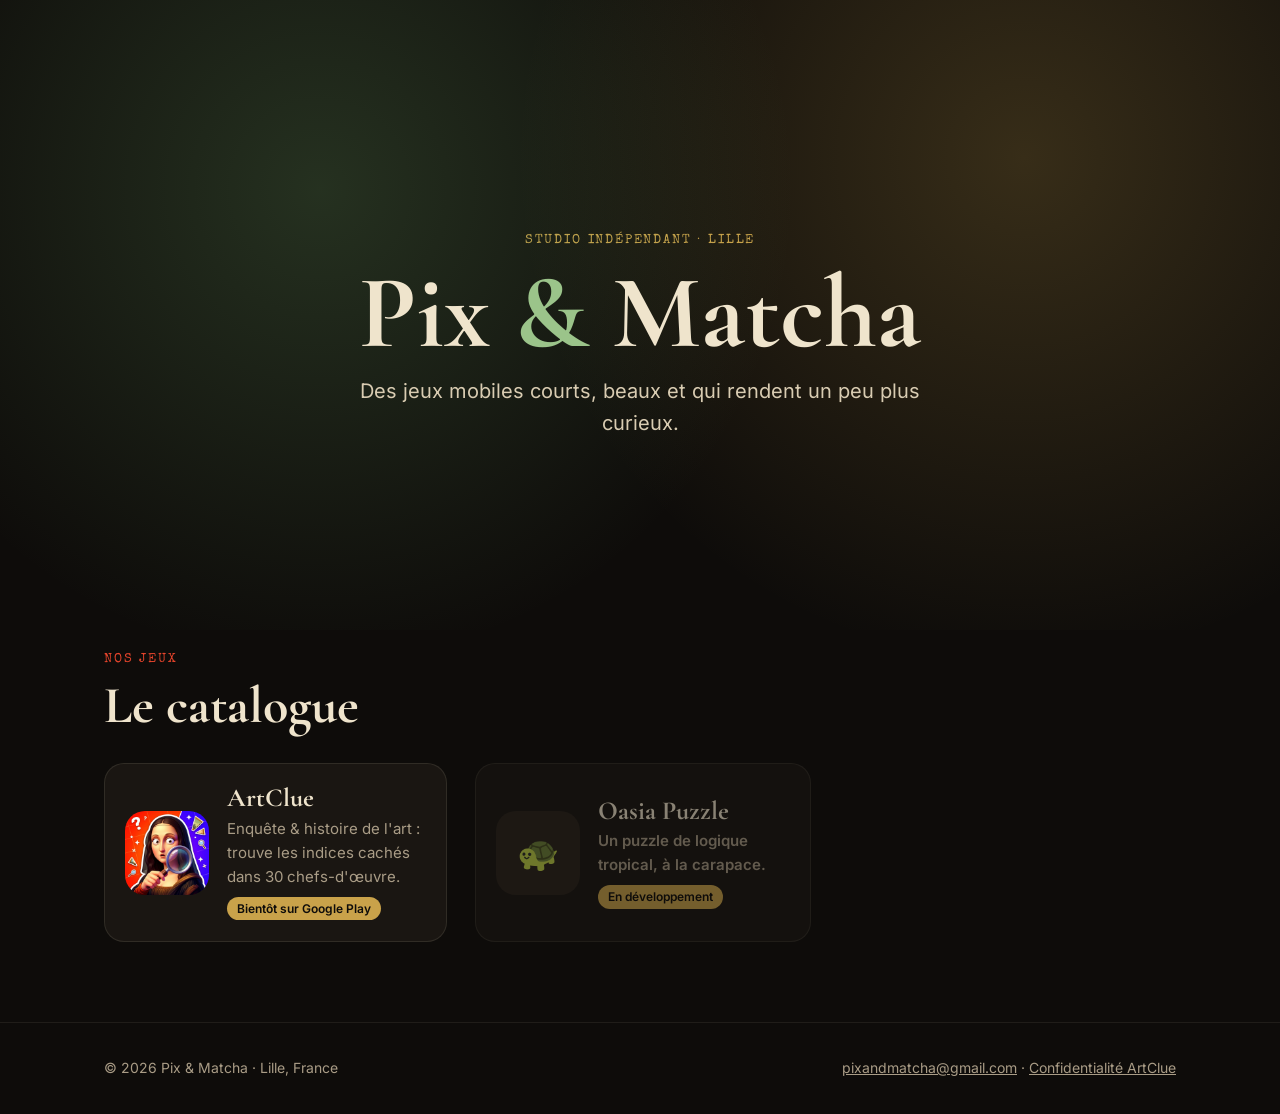
<file: index.html>
<!DOCTYPE html>
<html lang="fr">
<head>
<meta charset="utf-8">
<meta name="viewport" content="width=device-width, initial-scale=1">
<title>Pix &amp; Matcha — studio de jeux mobiles</title>
<meta name="description" content="Pix & Matcha, studio indépendant de jeux mobiles basé à Lille. Des jeux courts, beaux et qui rendent un peu plus curieux.">
<meta name="theme-color" content="#0e0c0a">
<link rel="icon" href="artclue/favicon.png" type="image/png">
<link rel="stylesheet" href="artclue/style.css">
<style>
.studio{min-height:70vh;display:grid;place-items:center;text-align:center;padding:80px 0 40px;position:relative;overflow:hidden}
.studio::before{content:"";position:absolute;inset:0;background:radial-gradient(circle at 25% 30%,rgba(120,180,110,.22),transparent 45%),radial-gradient(circle at 80% 25%,rgba(201,162,74,.22),transparent 45%);pointer-events:none}
.studio h1{position:relative;font-family:"Cormorant Garamond",Georgia,serif;font-size:clamp(52px,9vw,104px);line-height:.95;margin:12px 0}
.studio h1 span{color:#9bc48a}
.studio p{position:relative;color:#d9ccb2;font-size:20px;max-width:560px;margin:0 auto}
.games{display:grid;grid-template-columns:repeat(auto-fill,minmax(280px,1fr));gap:22px;margin-top:30px}
.game{display:flex;gap:18px;align-items:center;background:var(--ink2);border:1px solid rgba(239,228,204,.1);border-radius:20px;padding:20px;text-decoration:none;color:var(--paper);transition:transform .15s,border-color .15s}
.game:hover{transform:translateY(-3px);border-color:rgba(201,162,74,.5)}
.game img{width:84px;height:84px;border-radius:20px;flex:none}
.game h3{font-family:"Cormorant Garamond";font-size:26px;margin:0 0 4px;line-height:1.1}
.game p{margin:0;color:var(--muted);font-size:15px}
.game .tag{display:inline-block;margin-top:8px;font-size:12px;font-weight:600;color:var(--ink);background:var(--gold);border-radius:20px;padding:2px 10px}
.game.soon{opacity:.55;pointer-events:none}
.game.soon .ph{width:84px;height:84px;border-radius:20px;flex:none;display:grid;place-items:center;font-size:34px;background:#2a231c}
</style>
</head>
<body>
<header class="studio">
  <div class="wrap">
    <div class="type" style="color:var(--gold)">Studio indépendant · Lille</div>
    <h1>Pix <span>&amp;</span> Matcha</h1>
    <p>Des jeux mobiles courts, beaux et qui rendent un peu plus curieux.</p>
  </div>
</header>

<section style="padding-top:20px">
  <div class="wrap">
    <div class="type kicker">Nos jeux</div>
    <h2>Le catalogue</h2>
    <div class="games">
      <a class="game" href="artclue/">
        <img src="artclue/icon.png" alt="Icône ArtClue">
        <div><h3>ArtClue</h3><p>Enquête &amp; histoire de l'art : trouve les indices cachés dans 30 chefs-d'œuvre.</p><span class="tag">Bientôt sur Google Play</span></div>
      </a>
      <div class="game soon"><div class="ph">🐢</div><div><h3>Oasia Puzzle</h3><p>Un puzzle de logique tropical, à la carapace.</p><span class="tag">En développement</span></div></div>
    </div>
  </div>
</section>

<footer>
  <div class="wrap">
    <span>© 2026 Pix &amp; Matcha · Lille, France</span>
    <span><a href="mailto:pixandmatcha@gmail.com">pixandmatcha@gmail.com</a> · <a href="artclue/privacy.html">Confidentialité ArtClue</a></span>
  </div>
</footer>
</body>
</html>
</file>
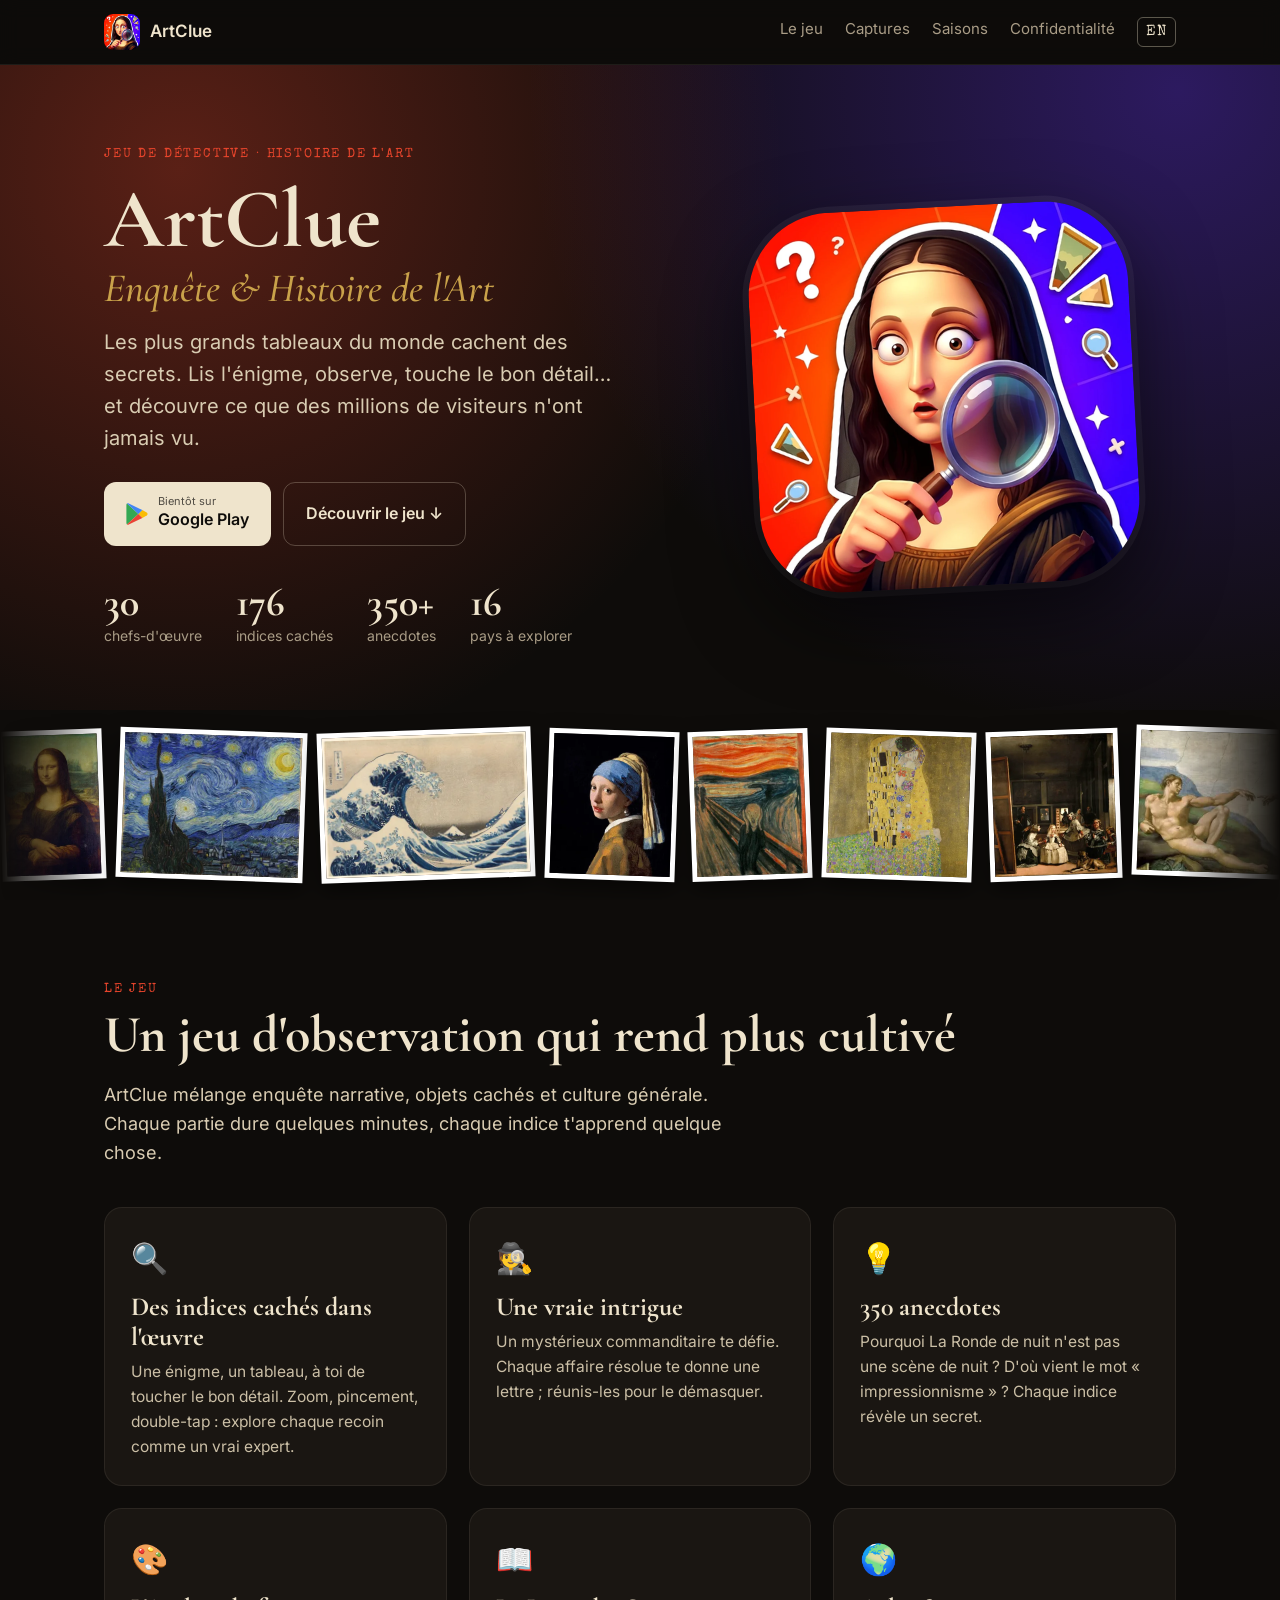
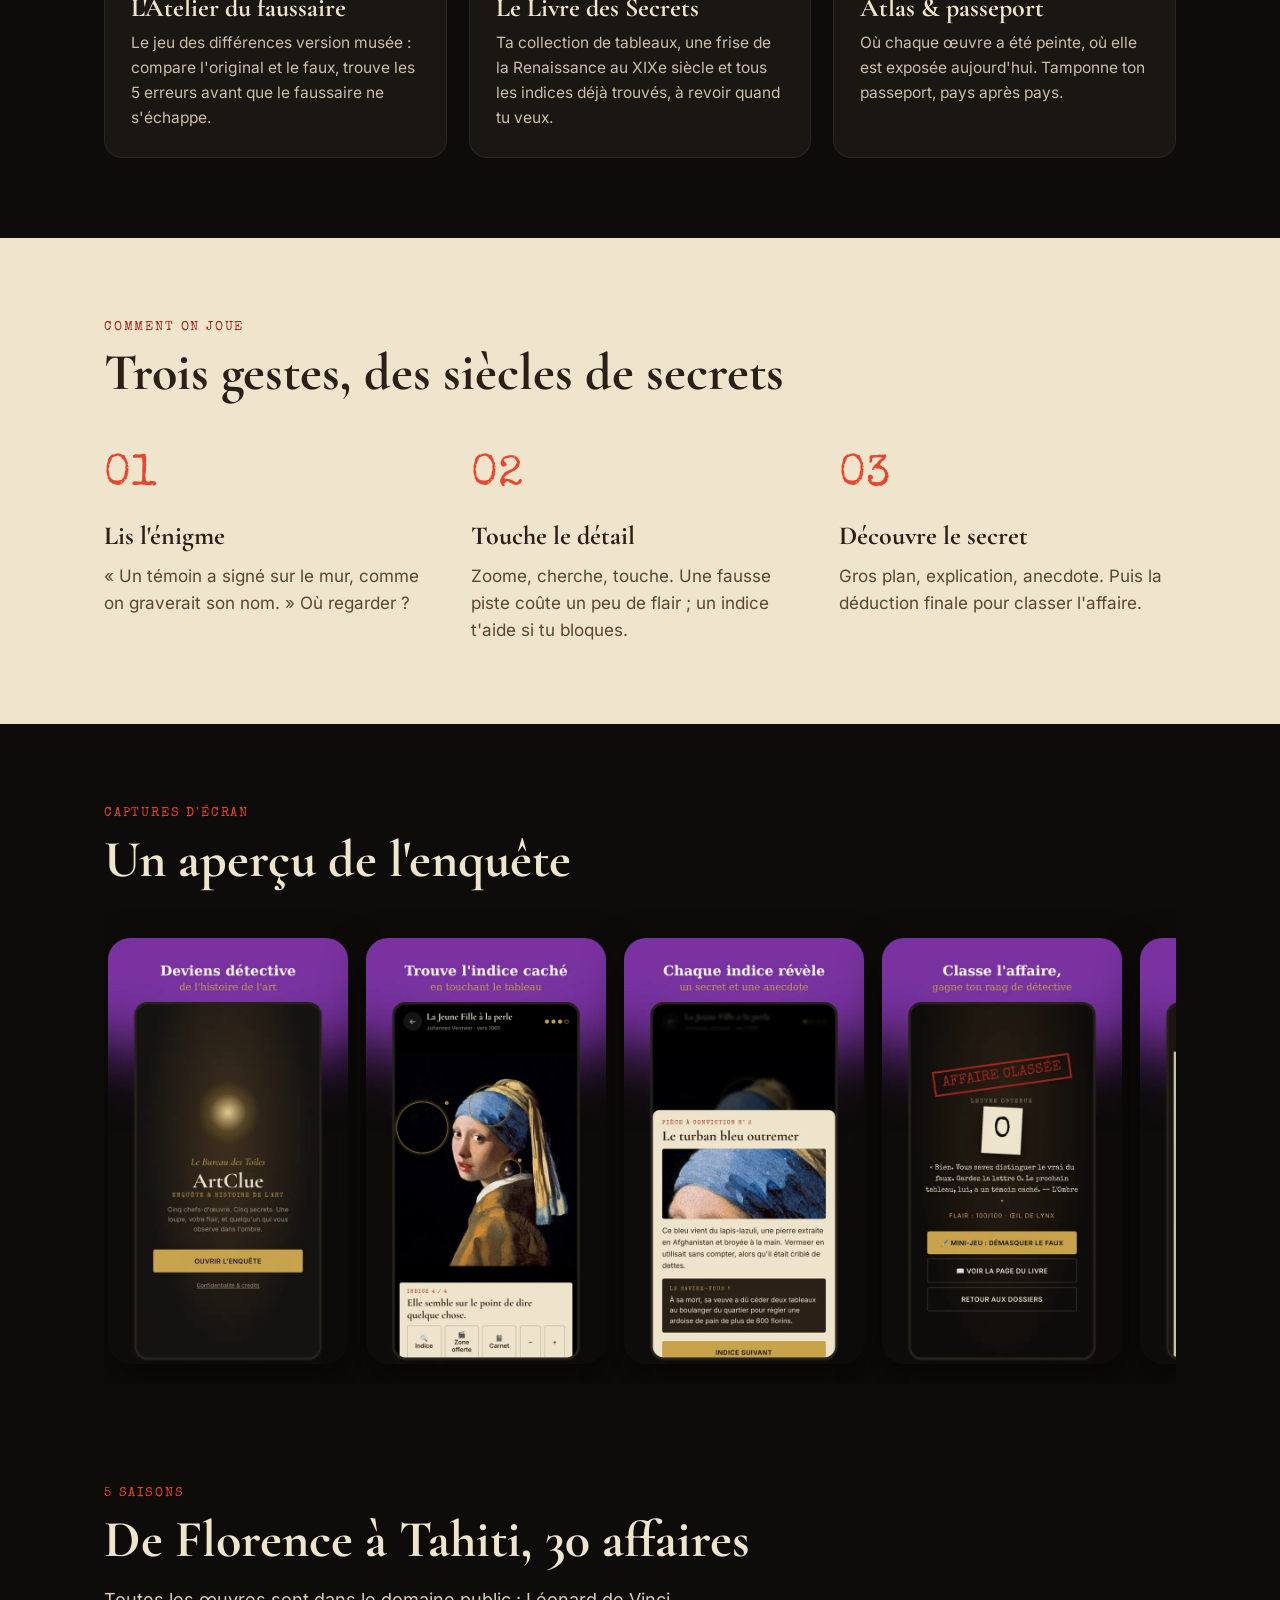
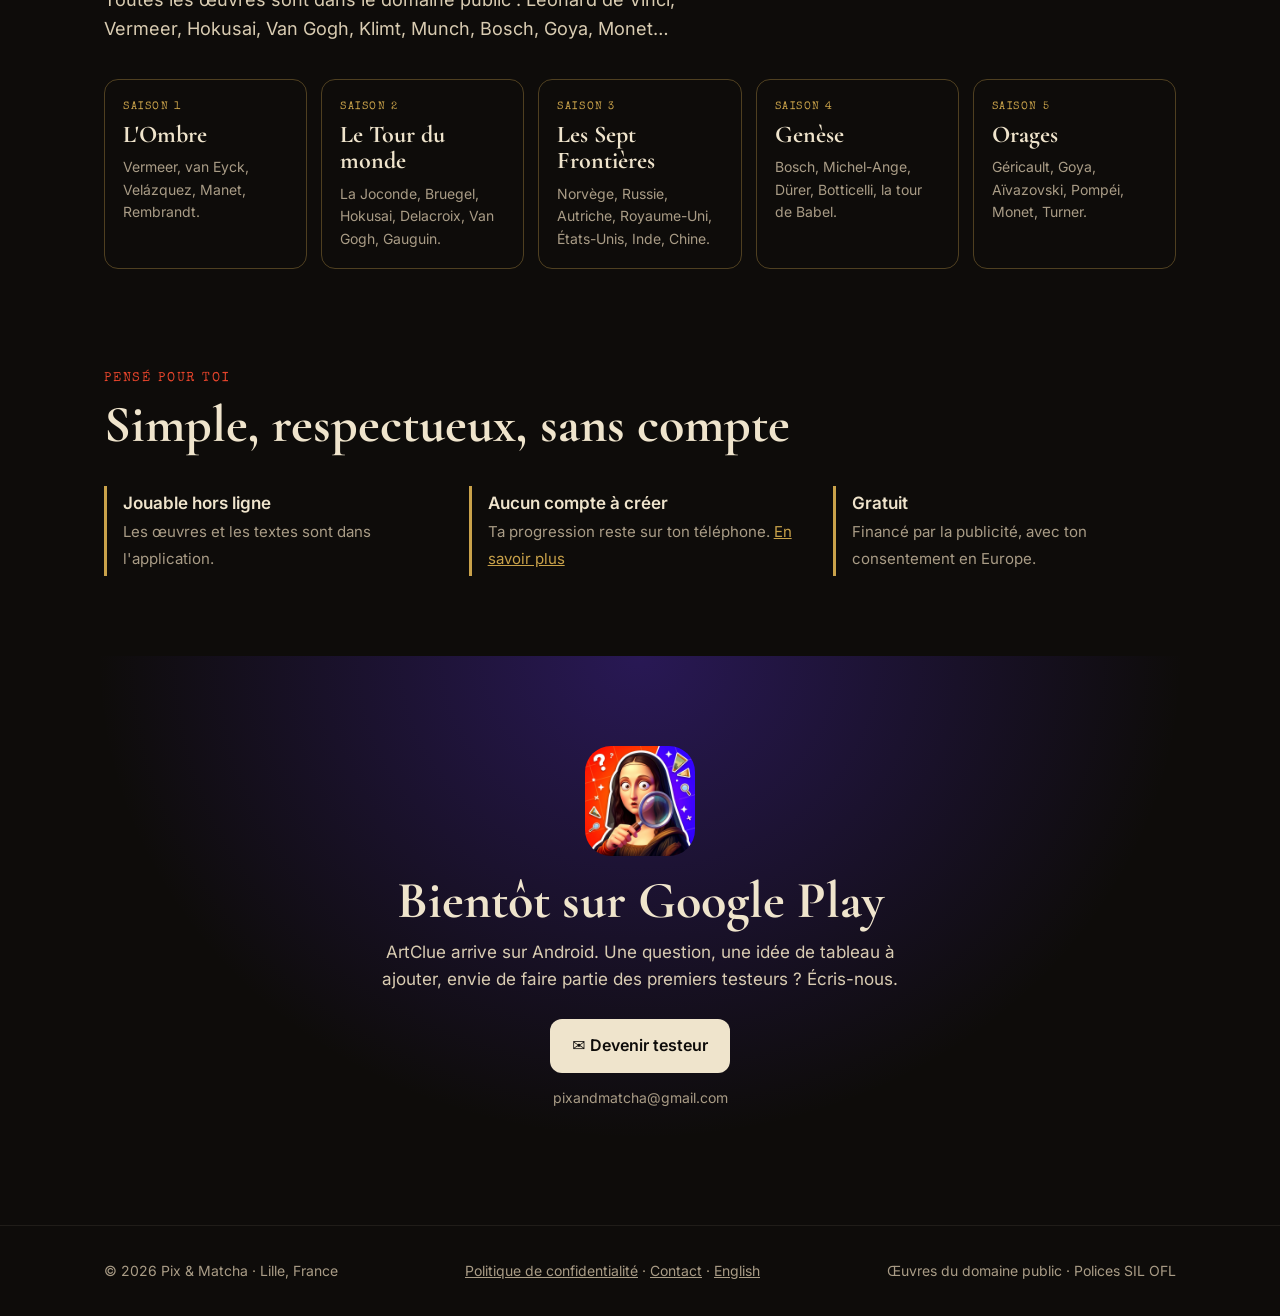
<file: artclue/index.html>
<!DOCTYPE html>
<html lang="fr">
<head>
<meta charset="utf-8">
<meta name="viewport" content="width=device-width, initial-scale=1">
<title>ArtClue : Enquête &amp; Histoire de l'Art — jeu de détective sur les chefs-d'œuvre</title>
<meta name="description" content="ArtClue, le jeu de détective où l'on cherche les indices cachés dans 30 chefs-d'œuvre : La Joconde, La Nuit étoilée, La Grande Vague… 176 indices, 350 anecdotes, un jeu des différences. Gratuit sur Android.">
<meta name="theme-color" content="#0e0c0a">
<link rel="icon" href="favicon.png" type="image/png">
<link rel="apple-touch-icon" href="icon.png">
<link rel="canonical" href="https://pandakota59.github.io/pix-matcha/artclue/">
<link rel="alternate" hreflang="fr" href="https://pandakota59.github.io/pix-matcha/artclue/">
<link rel="alternate" hreflang="en" href="https://pandakota59.github.io/pix-matcha/artclue/en/">
<link rel="alternate" hreflang="x-default" href="https://pandakota59.github.io/pix-matcha/artclue/en/">
<meta property="og:type" content="website">
<meta property="og:title" content="ArtClue : Enquête & Histoire de l'Art">
<meta property="og:description" content="Deviens détective de l'histoire de l'art : trouve les indices cachés dans 30 chefs-d'œuvre.">
<meta property="og:image" content="https://pandakota59.github.io/pix-matcha/artclue/img/og.jpg">
<meta property="og:url" content="https://pandakota59.github.io/pix-matcha/artclue/">
<meta property="og:locale" content="fr_FR">
<meta property="og:locale:alternate" content="en_US">
<meta name="twitter:card" content="summary_large_image">
<link rel="stylesheet" href="style.css">
<script type="application/ld+json">
{"@context":"https://schema.org","@type":"MobileApplication","name":"ArtClue : Enquête & Histoire de l'Art","operatingSystem":"Android","applicationCategory":"GameApplication","genre":["Puzzle","Éducatif"],"inLanguage":["fr","en"],"offers":{"@type":"Offer","price":"0","priceCurrency":"EUR"},"publisher":{"@type":"Organization","name":"Pix & Matcha","email":"pixandmatcha@gmail.com"},"image":"https://pandakota59.github.io/pix-matcha/artclue/icon.png"}
</script>
</head>
<body>

<nav>
  <div class="wrap">
    <a class="brand" href="#"><img src="icon.png" alt="">ArtClue</a>
    <div class="links">
      <a href="#jeu">Le jeu</a>
      <a href="#captures">Captures</a>
      <a href="#saisons">Saisons</a>
      <a href="privacy.html">Confidentialité</a>
      <a class="cta-small" href="en/" hreflang="en" lang="en" title="English version">EN</a>
    </div>
  </div>
</nav>

<header class="hero">
  <div class="wrap">
    <div>
      <div class="type kicker">Jeu de détective · Histoire de l'art</div>
      <h1 class="serif">ArtClue<em>Enquête &amp; Histoire de l'Art</em></h1>
      <p class="lead">Les plus grands tableaux du monde cachent des secrets. Lis l'énigme, observe, touche le bon détail… et découvre ce que des millions de visiteurs n'ont jamais vu.</p>
      <div class="ctas">
        <a class="btn play" href="#bientot" aria-label="Bientôt disponible sur Google Play">
          <svg width="22" height="24" viewBox="0 0 22 24" aria-hidden="true"><path fill="#34a853" d="M1 1.5 12.4 12 1 22.5c-.4-.3-.6-.8-.6-1.4V2.9c0-.6.2-1.1.6-1.4z"/><path fill="#fbbc04" d="m16.3 8.1-3.9 3.9 3.9 3.9 4.4-2.5c1.2-.7 1.2-2.1 0-2.8z"/><path fill="#ea4335" d="M12.4 12 1 22.5c.4.4 1.1.4 1.8 0l13.5-6.6z"/><path fill="#4285f4" d="M12.4 12 16.3 8.1 2.8 1.5C2.1 1.1 1.4 1.1 1 1.5z"/></svg>
          <span><small>Bientôt sur</small>Google Play</span>
        </a>
        <a class="btn ghost" href="#jeu">Découvrir le jeu ↓</a>
      </div>
      <div class="stats">
        <div><b>30</b><span>chefs-d'œuvre</span></div>
        <div><b>176</b><span>indices cachés</span></div>
        <div><b>350+</b><span>anecdotes</span></div>
        <div><b>16</b><span>pays à explorer</span></div>
      </div>
    </div>
    <img class="icon" src="icon.png" alt="Icône d'ArtClue : la Joconde, surprise, une loupe à la main" width="380" height="380">
  </div>
</header>

<div class="strip" aria-hidden="true">
  <div class="track">
    <img src="img/art_joconde.webp" alt=""><img src="img/art_nuit.webp" alt=""><img src="img/art_vague.webp" alt=""><img src="img/art_perle.webp" alt=""><img src="img/art_cri.webp" alt=""><img src="img/art_baiser.webp" alt=""><img src="img/art_meninas.webp" alt=""><img src="img/art_adam.webp" alt="">
    <img src="img/art_joconde.webp" alt=""><img src="img/art_nuit.webp" alt=""><img src="img/art_vague.webp" alt=""><img src="img/art_perle.webp" alt=""><img src="img/art_cri.webp" alt=""><img src="img/art_baiser.webp" alt=""><img src="img/art_meninas.webp" alt=""><img src="img/art_adam.webp" alt="">
  </div>
</div>

<section id="jeu">
  <div class="wrap">
    <div class="type kicker">Le jeu</div>
    <h2>Un jeu d'observation qui rend plus cultivé</h2>
    <p class="intro">ArtClue mélange enquête narrative, objets cachés et culture générale. Chaque partie dure quelques minutes, chaque indice t'apprend quelque chose.</p>
    <div class="features">
      <div class="card"><div class="ico">🔍</div><h3>Des indices cachés dans l'œuvre</h3><p>Une énigme, un tableau, à toi de toucher le bon détail. Zoom, pincement, double-tap : explore chaque recoin comme un vrai expert.</p></div>
      <div class="card"><div class="ico">🕵️</div><h3>Une vraie intrigue</h3><p>Un mystérieux commanditaire te défie. Chaque affaire résolue te donne une lettre ; réunis-les pour le démasquer.</p></div>
      <div class="card"><div class="ico">💡</div><h3>350 anecdotes</h3><p>Pourquoi La Ronde de nuit n'est pas une scène de nuit ? D'où vient le mot « impressionnisme » ? Chaque indice révèle un secret.</p></div>
      <div class="card"><div class="ico">🎨</div><h3>L'Atelier du faussaire</h3><p>Le jeu des différences version musée : compare l'original et le faux, trouve les 5 erreurs avant que le faussaire ne s'échappe.</p></div>
      <div class="card"><div class="ico">📖</div><h3>Le Livre des Secrets</h3><p>Ta collection de tableaux, une frise de la Renaissance au XIXe siècle et tous les indices déjà trouvés, à revoir quand tu veux.</p></div>
      <div class="card"><div class="ico">🌍</div><h3>Atlas &amp; passeport</h3><p>Où chaque œuvre a été peinte, où elle est exposée aujourd'hui. Tamponne ton passeport, pays après pays.</p></div>
    </div>
  </div>
</section>

<section class="how">
  <div class="wrap">
    <div class="type kicker" style="color:#a3241b">Comment on joue</div>
    <h2>Trois gestes, des siècles de secrets</h2>
    <div class="steps">
      <div class="step"><div class="n">01</div><h3>Lis l'énigme</h3><p>« Un témoin a signé sur le mur, comme on graverait son nom. » Où regarder ?</p></div>
      <div class="step"><div class="n">02</div><h3>Touche le détail</h3><p>Zoome, cherche, touche. Une fausse piste coûte un peu de flair ; un indice t'aide si tu bloques.</p></div>
      <div class="step"><div class="n">03</div><h3>Découvre le secret</h3><p>Gros plan, explication, anecdote. Puis la déduction finale pour classer l'affaire.</p></div>
    </div>
  </div>
</section>

<section id="captures">
  <div class="wrap">
    <div class="type kicker">Captures d'écran</div>
    <h2>Un aperçu de l'enquête</h2>
    <div class="shots">
      <img src="img/shot_1_title.webp" alt="Écran titre d'ArtClue" loading="lazy">
      <img src="img/shot_2_game.webp" alt="Une énigme sur La Jeune Fille à la perle" loading="lazy">
      <img src="img/shot_3_found.webp" alt="Un indice découvert avec son anecdote" loading="lazy">
      <img src="img/shot_4_closed.webp" alt="Affaire classée : lettre obtenue" loading="lazy">
      <img src="img/shot_5_album.webp" alt="La collection du Livre des Secrets" loading="lazy">
      <img src="img/shot_6_atlas.webp" alt="L'atlas des œuvres" loading="lazy">
      <img src="img/shot_7_forge.webp" alt="L'Atelier du faussaire, le jeu des différences" loading="lazy">
    </div>
  </div>
</section>

<section id="saisons" style="padding-top:20px">
  <div class="wrap">
    <div class="type kicker">5 saisons</div>
    <h2>De Florence à Tahiti, 30 affaires</h2>
    <p class="intro">Toutes les œuvres sont dans le domaine public : Léonard de Vinci, Vermeer, Hokusai, Van Gogh, Klimt, Munch, Bosch, Goya, Monet…</p>
    <div class="seasons">
      <div class="season"><div class="type">Saison 1</div><h3>L'Ombre</h3><p>Vermeer, van Eyck, Velázquez, Manet, Rembrandt.</p></div>
      <div class="season"><div class="type">Saison 2</div><h3>Le Tour du monde</h3><p>La Joconde, Bruegel, Hokusai, Delacroix, Van Gogh, Gauguin.</p></div>
      <div class="season"><div class="type">Saison 3</div><h3>Les Sept Frontières</h3><p>Norvège, Russie, Autriche, Royaume-Uni, États-Unis, Inde, Chine.</p></div>
      <div class="season"><div class="type">Saison 4</div><h3>Genèse</h3><p>Bosch, Michel-Ange, Dürer, Botticelli, la tour de Babel.</p></div>
      <div class="season"><div class="type">Saison 5</div><h3>Orages</h3><p>Géricault, Goya, Aïvazovski, Pompéi, Monet, Turner.</p></div>
    </div>
  </div>
</section>

<section style="padding-top:20px">
  <div class="wrap">
    <div class="type kicker">Pensé pour toi</div>
    <h2>Simple, respectueux, sans compte</h2>
    <div class="trust">
      <div><b>Jouable hors ligne</b><span>Les œuvres et les textes sont dans l'application.</span></div>
      <div><b>Aucun compte à créer</b><span>Ta progression reste sur ton téléphone. <a href="privacy.html">En savoir plus</a></span></div>
      <div><b>Gratuit</b><span>Financé par la publicité, avec ton consentement en Europe.</span></div>
    </div>
  </div>
</section>

<section class="final" id="bientot">
  <div class="wrap">
    <img src="icon.png" alt="" width="110" height="110" style="margin:0 auto 18px;border-radius:26px">
    <h2>Bientôt sur Google Play</h2>
    <p>ArtClue arrive sur Android. Une question, une idée de tableau à ajouter, envie de faire partie des premiers testeurs ? Écris-nous.</p>
    <a class="btn play" href="mailto:pixandmatcha@gmail.com?subject=ArtClue%20-%20je%20veux%20tester">✉️ Devenir testeur</a>
    <p style="font-size:14px;color:var(--muted);margin-top:14px">pixandmatcha@gmail.com</p>
  </div>
</section>

<footer>
  <div class="wrap">
    <span>© 2026 Pix &amp; Matcha · Lille, France</span>
    <span><a href="privacy.html">Politique de confidentialité</a> · <a href="mailto:pixandmatcha@gmail.com">Contact</a> · <a href="en/" hreflang="en" lang="en">English</a></span>
    <span>Œuvres du domaine public · Polices SIL OFL</span>
  </div>
</footer>
</body>
</html>
</file>
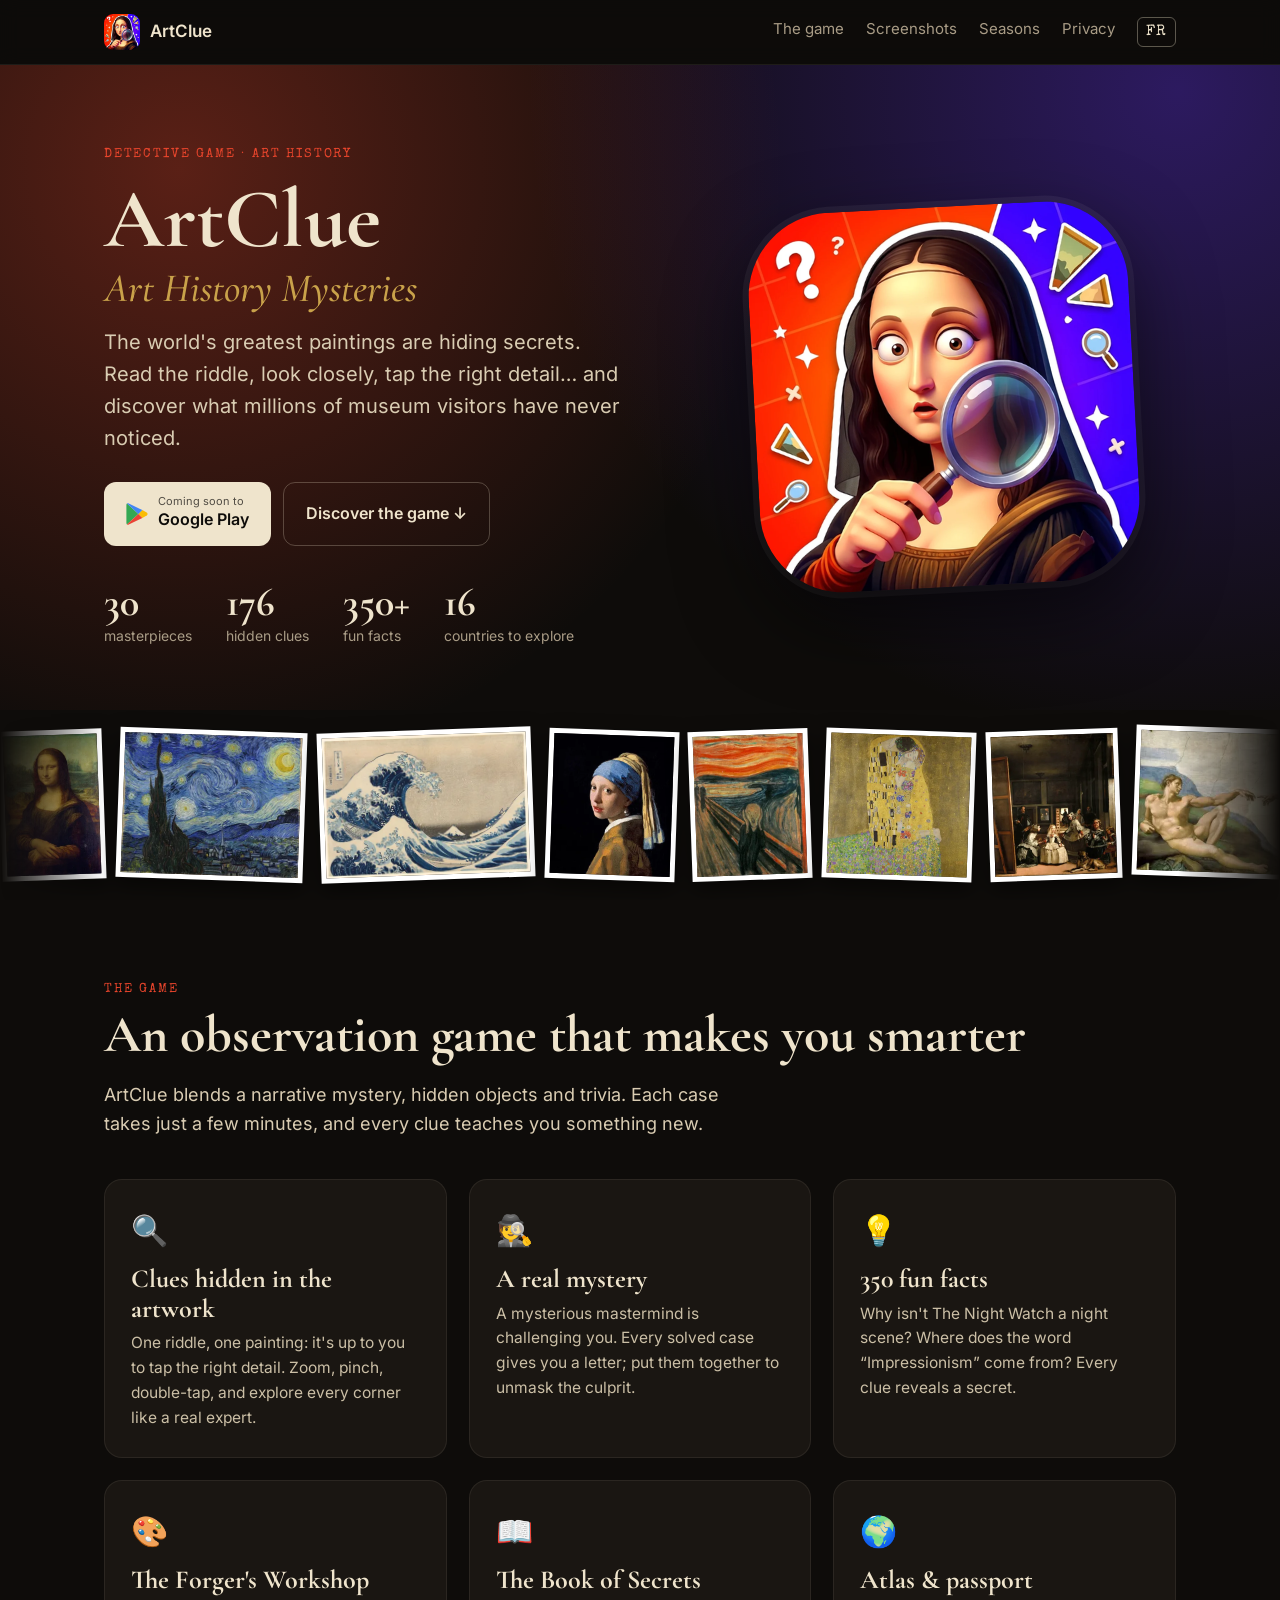
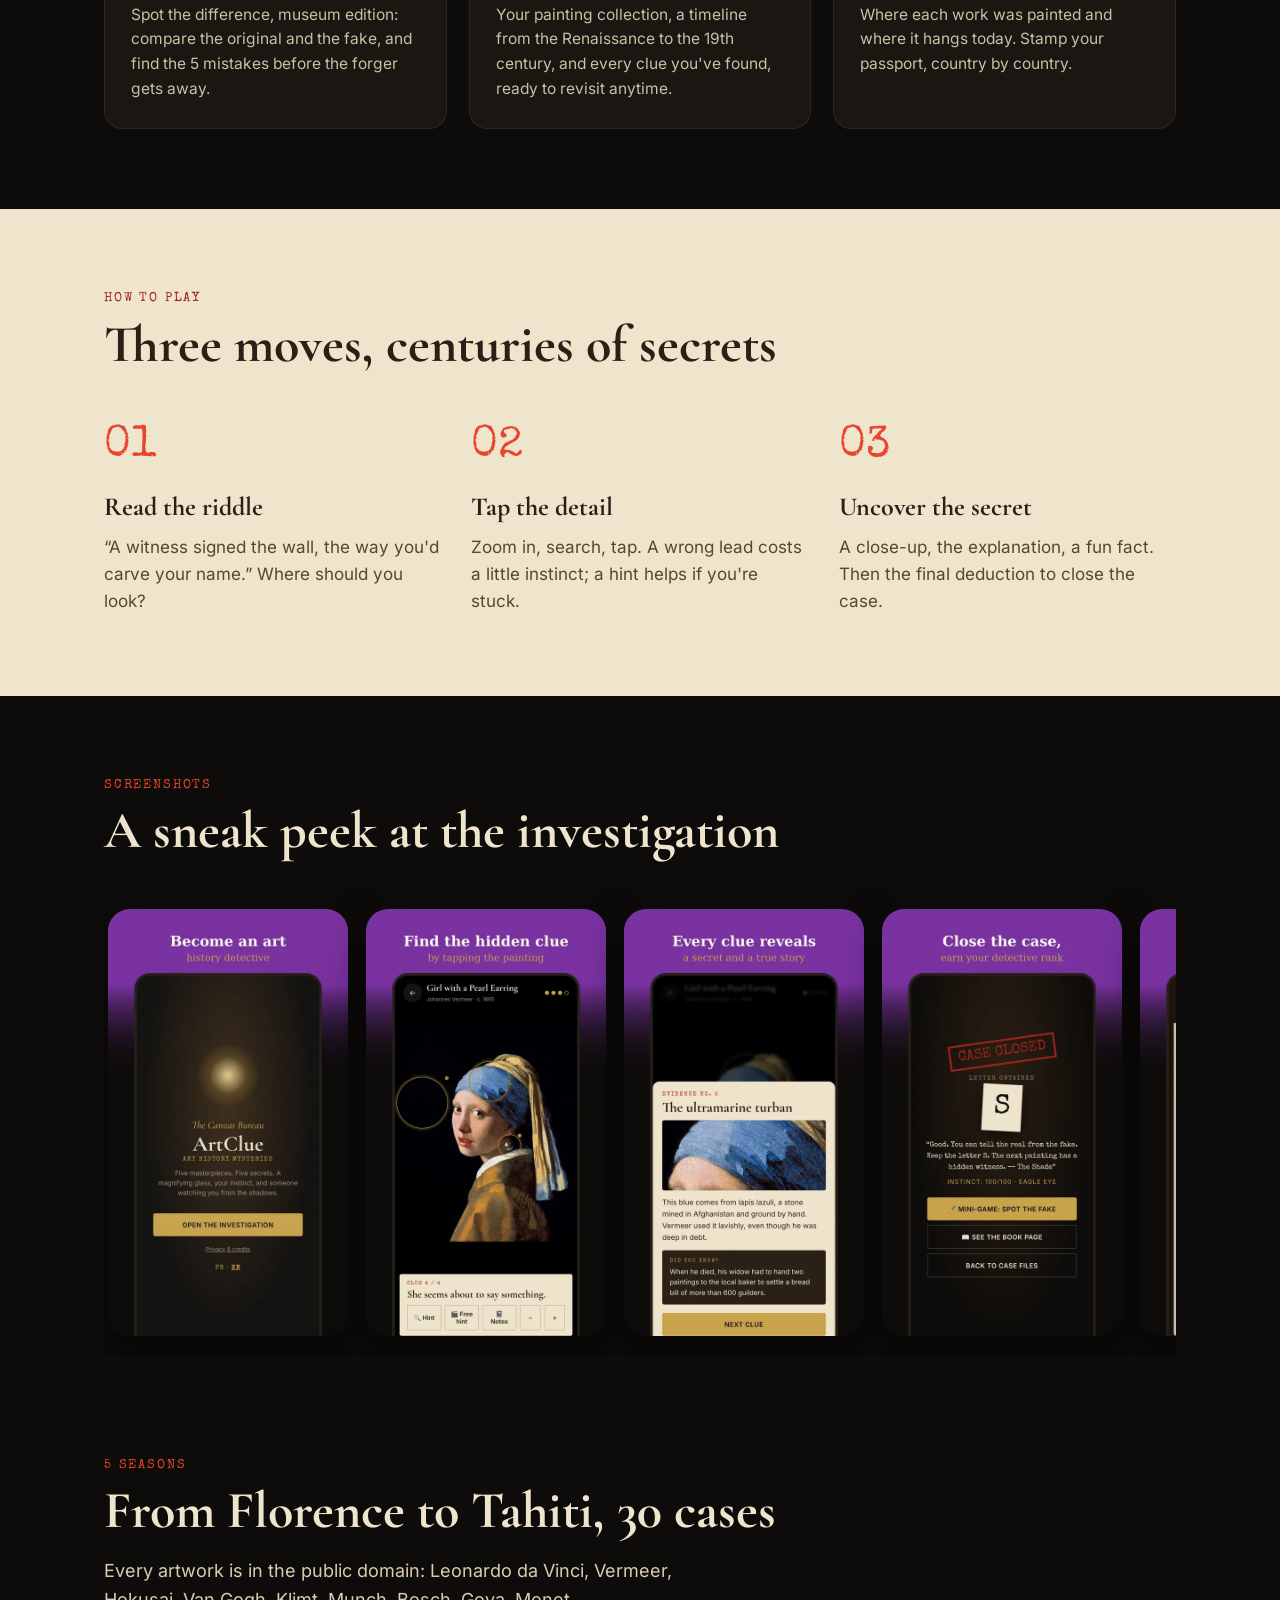
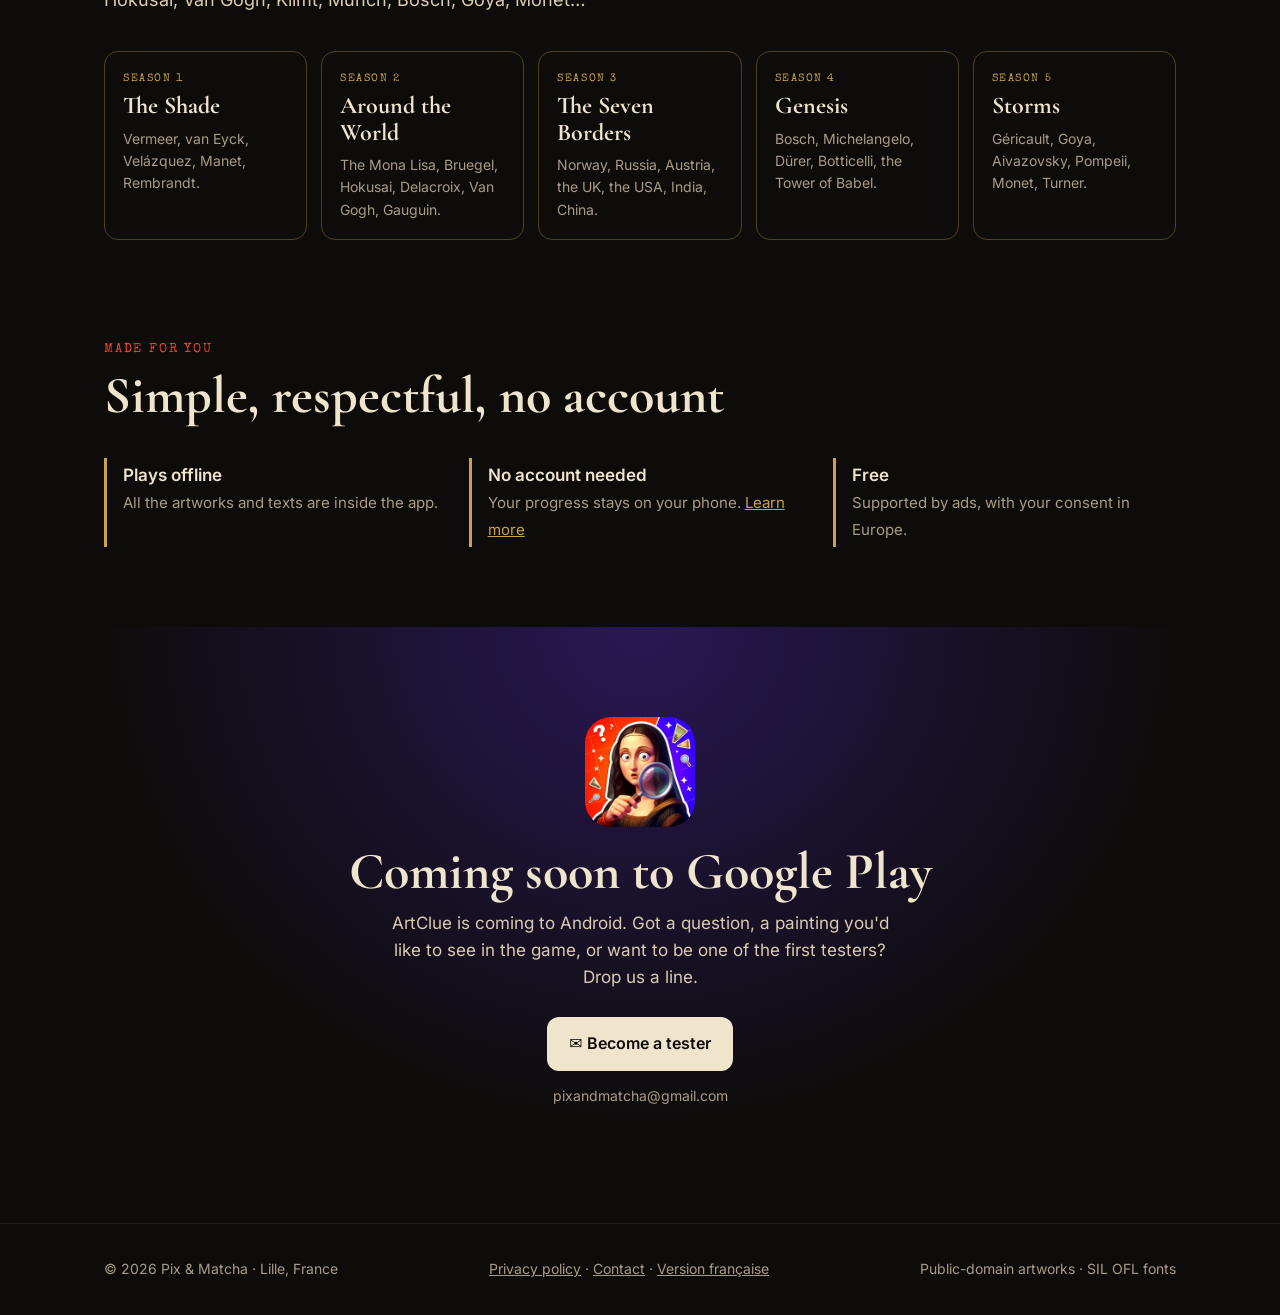
<file: artclue/en/index.html>
<!DOCTYPE html>
<html lang="en">
<head>
<meta charset="utf-8">
<meta name="viewport" content="width=device-width, initial-scale=1">
<title>ArtClue: Art History Mysteries — a detective game hidden in masterpieces</title>
<meta name="description" content="ArtClue is a detective game where you hunt for hidden clues in 30 masterpieces: the Mona Lisa, The Starry Night, The Great Wave… 176 clues, 350 fun facts and a spot-the-difference game. Free on Android.">
<meta name="theme-color" content="#0e0c0a">
<link rel="icon" href="../favicon.png" type="image/png">
<link rel="apple-touch-icon" href="../icon.png">
<link rel="canonical" href="https://pandakota59.github.io/pix-matcha/artclue/en/">
<link rel="alternate" hreflang="fr" href="https://pandakota59.github.io/pix-matcha/artclue/">
<link rel="alternate" hreflang="en" href="https://pandakota59.github.io/pix-matcha/artclue/en/">
<link rel="alternate" hreflang="x-default" href="https://pandakota59.github.io/pix-matcha/artclue/en/">
<meta property="og:type" content="website">
<meta property="og:title" content="ArtClue: Art History Mysteries">
<meta property="og:description" content="Become an art history detective: find the hidden clues in 30 masterpieces.">
<meta property="og:image" content="https://pandakota59.github.io/pix-matcha/artclue/img/og.jpg">
<meta property="og:url" content="https://pandakota59.github.io/pix-matcha/artclue/en/">
<meta property="og:locale" content="en_US">
<meta property="og:locale:alternate" content="fr_FR">
<meta name="twitter:card" content="summary_large_image">
<link rel="stylesheet" href="../style.css">
<script type="application/ld+json">
{"@context":"https://schema.org","@type":"MobileApplication","name":"ArtClue: Art History Mysteries","operatingSystem":"Android","applicationCategory":"GameApplication","genre":["Puzzle","Educational"],"inLanguage":["en","fr"],"offers":{"@type":"Offer","price":"0","priceCurrency":"USD"},"publisher":{"@type":"Organization","name":"Pix & Matcha","email":"pixandmatcha@gmail.com"},"image":"https://pandakota59.github.io/pix-matcha/artclue/icon.png"}
</script>
</head>
<body>

<nav>
  <div class="wrap">
    <a class="brand" href="#"><img src="../icon.png" alt="">ArtClue</a>
    <div class="links">
      <a href="#game">The game</a>
      <a href="#screenshots">Screenshots</a>
      <a href="#seasons">Seasons</a>
      <a href="privacy.html">Privacy</a>
      <a class="cta-small" href="../" hreflang="fr" lang="fr" title="Version française">FR</a>
    </div>
  </div>
</nav>

<header class="hero">
  <div class="wrap">
    <div>
      <div class="type kicker">Detective game · Art history</div>
      <h1 class="serif">ArtClue<em>Art History Mysteries</em></h1>
      <p class="lead">The world's greatest paintings are hiding secrets. Read the riddle, look closely, tap the right detail… and discover what millions of museum visitors have never noticed.</p>
      <div class="ctas">
        <a class="btn play" href="#soon" aria-label="Coming soon to Google Play">
          <svg width="22" height="24" viewBox="0 0 22 24" aria-hidden="true"><path fill="#34a853" d="M1 1.5 12.4 12 1 22.5c-.4-.3-.6-.8-.6-1.4V2.9c0-.6.2-1.1.6-1.4z"/><path fill="#fbbc04" d="m16.3 8.1-3.9 3.9 3.9 3.9 4.4-2.5c1.2-.7 1.2-2.1 0-2.8z"/><path fill="#ea4335" d="M12.4 12 1 22.5c.4.4 1.1.4 1.8 0l13.5-6.6z"/><path fill="#4285f4" d="M12.4 12 16.3 8.1 2.8 1.5C2.1 1.1 1.4 1.1 1 1.5z"/></svg>
          <span><small>Coming soon to</small>Google Play</span>
        </a>
        <a class="btn ghost" href="#game">Discover the game ↓</a>
      </div>
      <div class="stats">
        <div><b>30</b><span>masterpieces</span></div>
        <div><b>176</b><span>hidden clues</span></div>
        <div><b>350+</b><span>fun facts</span></div>
        <div><b>16</b><span>countries to explore</span></div>
      </div>
    </div>
    <img class="icon" src="../icon.png" alt="ArtClue icon: a surprised Mona Lisa holding a magnifying glass" width="380" height="380">
  </div>
</header>

<div class="strip" aria-hidden="true">
  <div class="track">
    <img src="../img/art_joconde.webp" alt=""><img src="../img/art_nuit.webp" alt=""><img src="../img/art_vague.webp" alt=""><img src="../img/art_perle.webp" alt=""><img src="../img/art_cri.webp" alt=""><img src="../img/art_baiser.webp" alt=""><img src="../img/art_meninas.webp" alt=""><img src="../img/art_adam.webp" alt="">
    <img src="../img/art_joconde.webp" alt=""><img src="../img/art_nuit.webp" alt=""><img src="../img/art_vague.webp" alt=""><img src="../img/art_perle.webp" alt=""><img src="../img/art_cri.webp" alt=""><img src="../img/art_baiser.webp" alt=""><img src="../img/art_meninas.webp" alt=""><img src="../img/art_adam.webp" alt="">
  </div>
</div>

<section id="game">
  <div class="wrap">
    <div class="type kicker">The game</div>
    <h2>An observation game that makes you smarter</h2>
    <p class="intro">ArtClue blends a narrative mystery, hidden objects and trivia. Each case takes just a few minutes, and every clue teaches you something new.</p>
    <div class="features">
      <div class="card"><div class="ico">🔍</div><h3>Clues hidden in the artwork</h3><p>One riddle, one painting: it's up to you to tap the right detail. Zoom, pinch, double-tap, and explore every corner like a real expert.</p></div>
      <div class="card"><div class="ico">🕵️</div><h3>A real mystery</h3><p>A mysterious mastermind is challenging you. Every solved case gives you a letter; put them together to unmask the culprit.</p></div>
      <div class="card"><div class="ico">💡</div><h3>350 fun facts</h3><p>Why isn't The Night Watch a night scene? Where does the word “Impressionism” come from? Every clue reveals a secret.</p></div>
      <div class="card"><div class="ico">🎨</div><h3>The Forger's Workshop</h3><p>Spot the difference, museum edition: compare the original and the fake, and find the 5 mistakes before the forger gets away.</p></div>
      <div class="card"><div class="ico">📖</div><h3>The Book of Secrets</h3><p>Your painting collection, a timeline from the Renaissance to the 19th century, and every clue you've found, ready to revisit anytime.</p></div>
      <div class="card"><div class="ico">🌍</div><h3>Atlas &amp; passport</h3><p>Where each work was painted and where it hangs today. Stamp your passport, country by country.</p></div>
    </div>
  </div>
</section>

<section class="how">
  <div class="wrap">
    <div class="type kicker" style="color:#a3241b">How to play</div>
    <h2>Three moves, centuries of secrets</h2>
    <div class="steps">
      <div class="step"><div class="n">01</div><h3>Read the riddle</h3><p>“A witness signed the wall, the way you'd carve your name.” Where should you look?</p></div>
      <div class="step"><div class="n">02</div><h3>Tap the detail</h3><p>Zoom in, search, tap. A wrong lead costs a little instinct; a hint helps if you're stuck.</p></div>
      <div class="step"><div class="n">03</div><h3>Uncover the secret</h3><p>A close-up, the explanation, a fun fact. Then the final deduction to close the case.</p></div>
    </div>
  </div>
</section>

<section id="screenshots">
  <div class="wrap">
    <div class="type kicker">Screenshots</div>
    <h2>A sneak peek at the investigation</h2>
    <div class="shots">
      <img src="../img/en/shot_1_title.webp" alt="ArtClue title screen" loading="lazy">
      <img src="../img/en/shot_2_game.webp" alt="A riddle about Girl with a Pearl Earring" loading="lazy">
      <img src="../img/en/shot_3_found.webp" alt="A clue found, with its fun fact" loading="lazy">
      <img src="../img/en/shot_4_closed.webp" alt="Case closed: letter obtained" loading="lazy">
      <img src="../img/en/shot_5_album.webp" alt="The collection in the Book of Secrets" loading="lazy">
      <img src="../img/en/shot_6_atlas.webp" alt="The atlas of artworks" loading="lazy">
      <img src="../img/en/shot_7_forge.webp" alt="The Forger's Workshop spot-the-difference game" loading="lazy">
    </div>
  </div>
</section>

<section id="seasons" style="padding-top:20px">
  <div class="wrap">
    <div class="type kicker">5 seasons</div>
    <h2>From Florence to Tahiti, 30 cases</h2>
    <p class="intro">Every artwork is in the public domain: Leonardo da Vinci, Vermeer, Hokusai, Van Gogh, Klimt, Munch, Bosch, Goya, Monet…</p>
    <div class="seasons">
      <div class="season"><div class="type">Season 1</div><h3>The Shade</h3><p>Vermeer, van Eyck, Velázquez, Manet, Rembrandt.</p></div>
      <div class="season"><div class="type">Season 2</div><h3>Around the World</h3><p>The Mona Lisa, Bruegel, Hokusai, Delacroix, Van Gogh, Gauguin.</p></div>
      <div class="season"><div class="type">Season 3</div><h3>The Seven Borders</h3><p>Norway, Russia, Austria, the UK, the USA, India, China.</p></div>
      <div class="season"><div class="type">Season 4</div><h3>Genesis</h3><p>Bosch, Michelangelo, Dürer, Botticelli, the Tower of Babel.</p></div>
      <div class="season"><div class="type">Season 5</div><h3>Storms</h3><p>Géricault, Goya, Aivazovsky, Pompeii, Monet, Turner.</p></div>
    </div>
  </div>
</section>

<section style="padding-top:20px">
  <div class="wrap">
    <div class="type kicker">Made for you</div>
    <h2>Simple, respectful, no account</h2>
    <div class="trust">
      <div><b>Plays offline</b><span>All the artworks and texts are inside the app.</span></div>
      <div><b>No account needed</b><span>Your progress stays on your phone. <a href="privacy.html">Learn more</a></span></div>
      <div><b>Free</b><span>Supported by ads, with your consent in Europe.</span></div>
    </div>
  </div>
</section>

<section class="final" id="soon">
  <div class="wrap">
    <img src="../icon.png" alt="" width="110" height="110" style="margin:0 auto 18px;border-radius:26px">
    <h2>Coming soon to Google Play</h2>
    <p>ArtClue is coming to Android. Got a question, a painting you'd like to see in the game, or want to be one of the first testers? Drop us a line.</p>
    <a class="btn play" href="mailto:pixandmatcha@gmail.com?subject=ArtClue%20-%20I%20want%20to%20test">✉️ Become a tester</a>
    <p style="font-size:14px;color:var(--muted);margin-top:14px">pixandmatcha@gmail.com</p>
  </div>
</section>

<footer>
  <div class="wrap">
    <span>© 2026 Pix &amp; Matcha · Lille, France</span>
    <span><a href="privacy.html">Privacy policy</a> · <a href="mailto:pixandmatcha@gmail.com">Contact</a> · <a href="../" hreflang="fr" lang="fr">Version française</a></span>
    <span>Public-domain artworks · SIL OFL fonts</span>
  </div>
</footer>
</body>
</html>
</file>
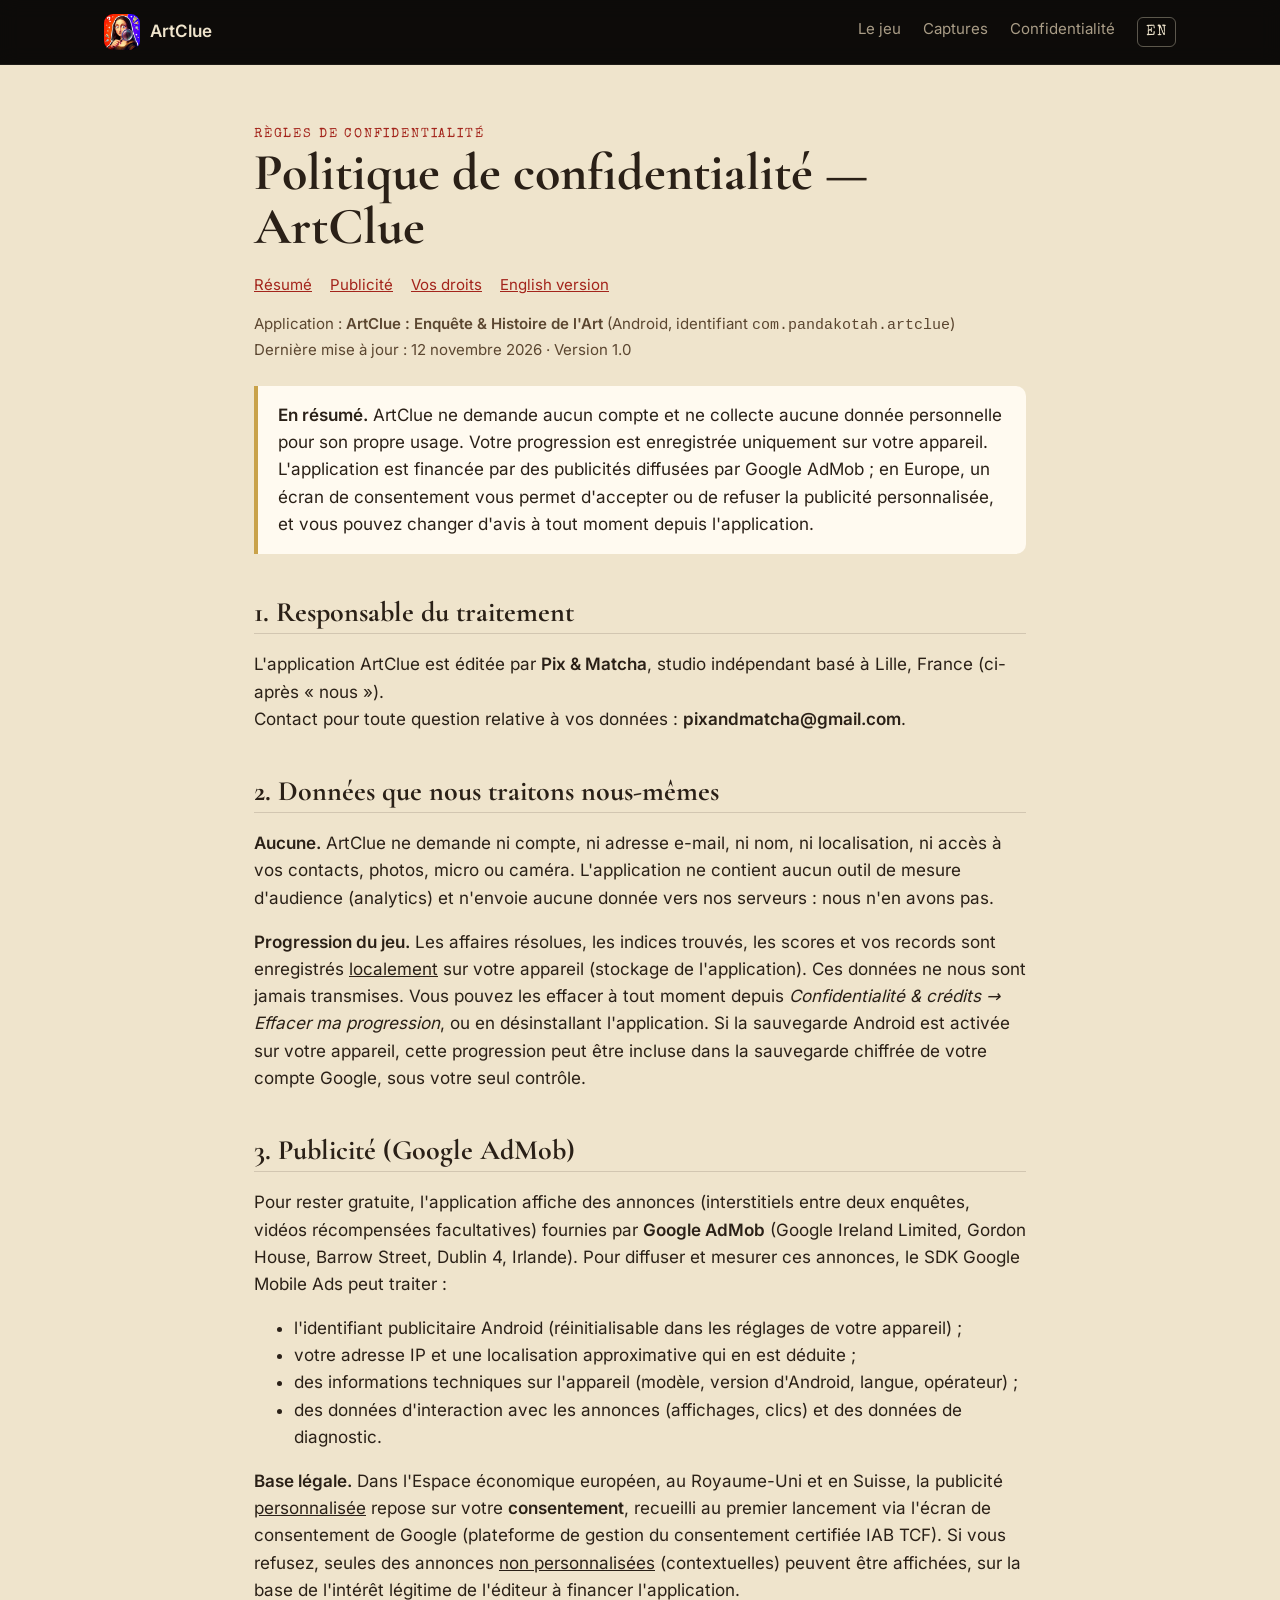
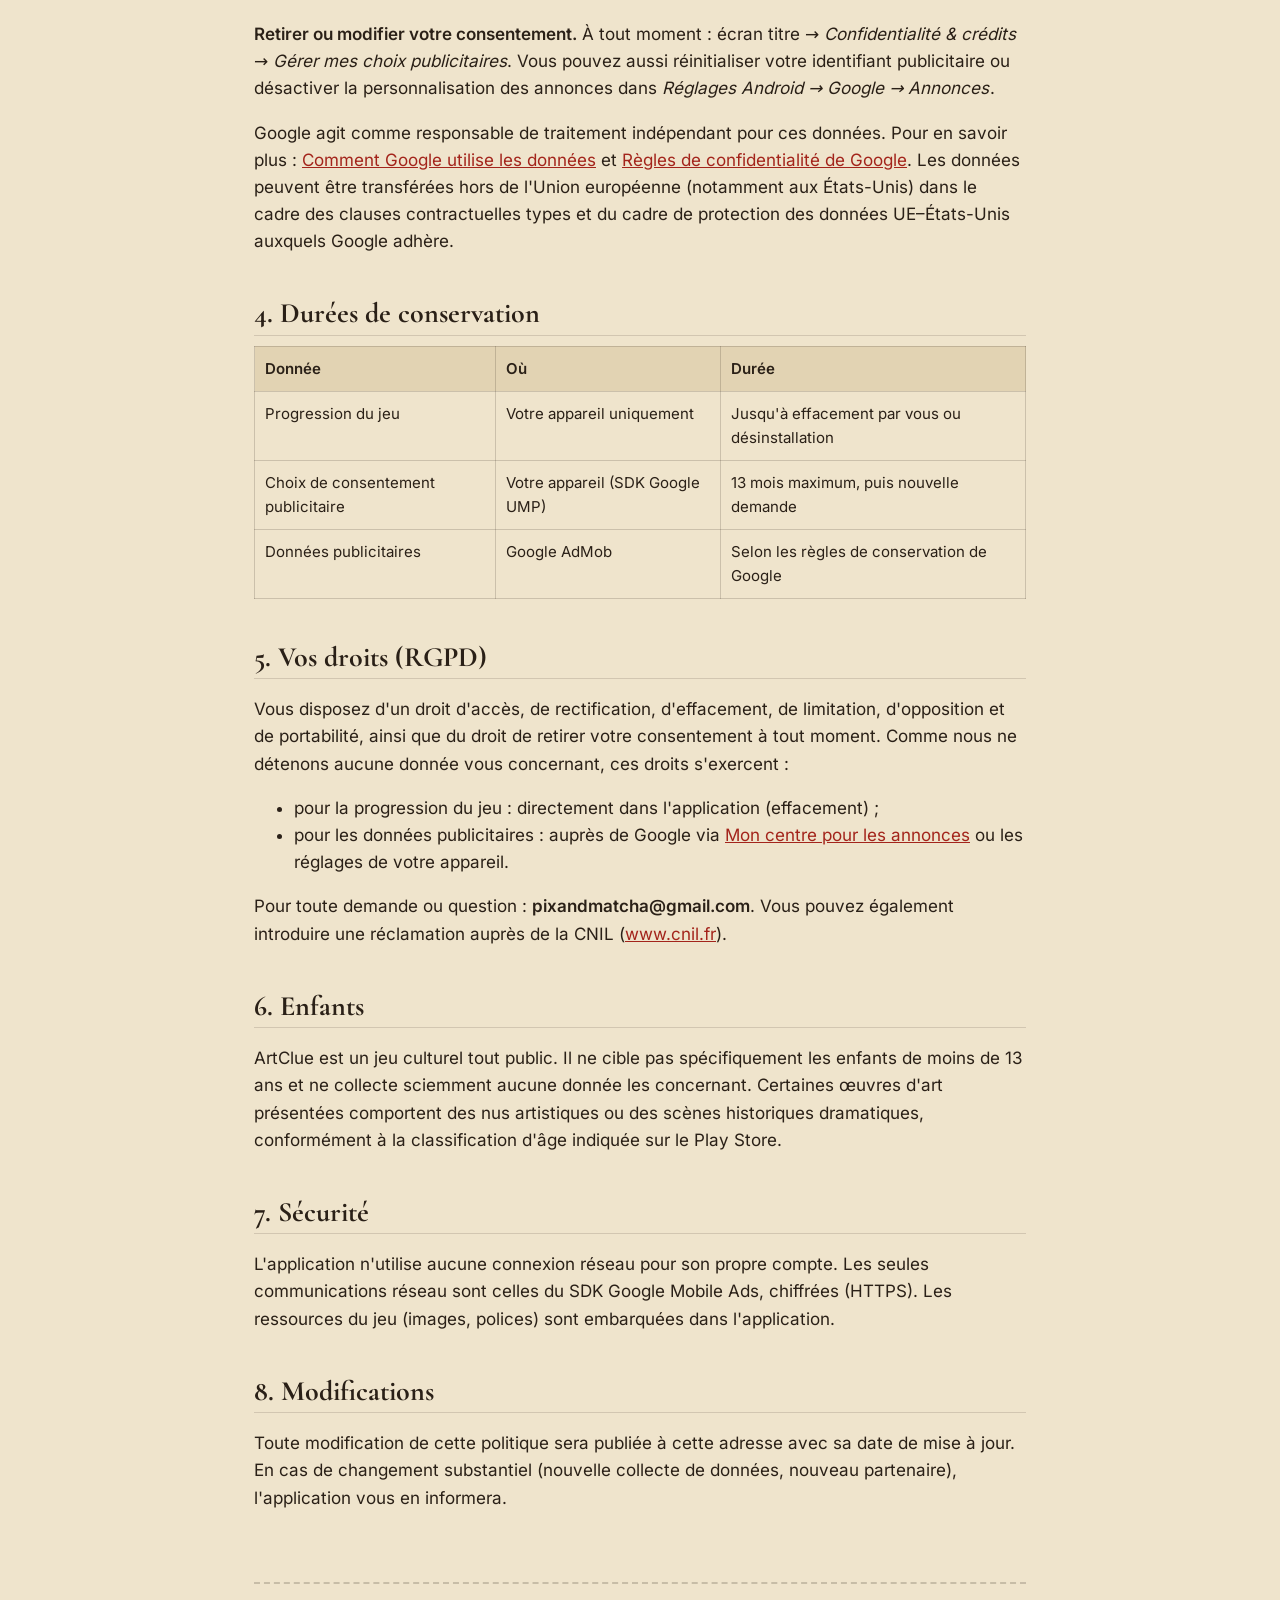
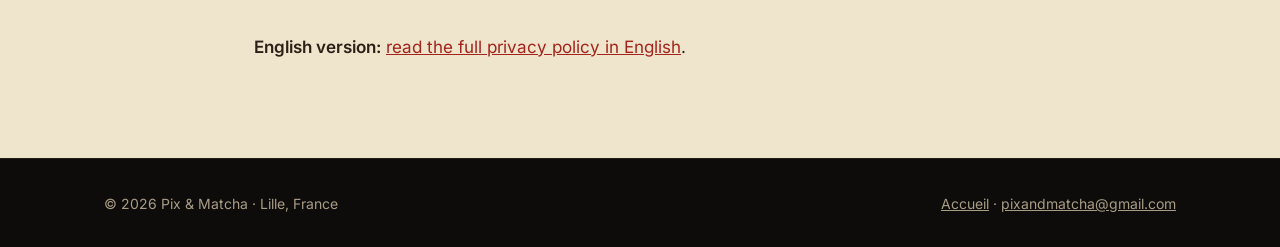
<file: artclue/privacy.html>
<!DOCTYPE html>
<html lang="fr">
<head>
<meta charset="utf-8">
<meta name="viewport" content="width=device-width, initial-scale=1">
<title>Politique de confidentialité — ArtClue (Pix &amp; Matcha)</title>
<meta name="description" content="Règles de confidentialité de l'application ArtClue : Enquête & Histoire de l'Art, éditée par Pix & Matcha. Données traitées, publicité AdMob, consentement RGPD, vos droits.">
<meta name="theme-color" content="#0e0c0a">
<meta name="robots" content="index,follow">
<link rel="icon" href="favicon.png" type="image/png">
<link rel="canonical" href="https://pandakota59.github.io/pix-matcha/artclue/privacy.html">
<link rel="alternate" hreflang="fr" href="https://pandakota59.github.io/pix-matcha/artclue/privacy.html">
<link rel="alternate" hreflang="en" href="https://pandakota59.github.io/pix-matcha/artclue/en/privacy.html">
<link rel="stylesheet" href="style.css">
</head>
<body>
<nav>
  <div class="wrap">
    <a class="brand" href="./"><img src="icon.png" alt="">ArtClue</a>
    <div class="links"><a href="./#jeu">Le jeu</a><a href="./#captures">Captures</a><a href="privacy.html">Confidentialité</a><a class="cta-small" href="en/privacy.html" hreflang="en" lang="en" title="English version">EN</a></div>
  </div>
</nav>
<main class="legal">
<div class="wrap">
<div class="type" style="color:#a3241b">Règles de confidentialité</div>
<h1>Politique de confidentialité — ArtClue</h1>
<div class="toc"><a href="#resume">Résumé</a><a href="#pub">Publicité</a><a href="#droits">Vos droits</a><a href="en/privacy.html" lang="en">English version</a></div>
<p class="meta">Application : <b>ArtClue : Enquête &amp; Histoire de l'Art</b> (Android, identifiant <code>com.pandakotah.artclue</code>)<br>
Dernière mise à jour : 12 novembre 2026 · Version 1.0</p>

<div class="box" id="resume"><b>En résumé.</b> ArtClue ne demande aucun compte et ne collecte aucune donnée personnelle pour son propre usage. Votre progression est enregistrée uniquement sur votre appareil. L'application est financée par des publicités diffusées par Google AdMob ; en Europe, un écran de consentement vous permet d'accepter ou de refuser la publicité personnalisée, et vous pouvez changer d'avis à tout moment depuis l'application.</div>

<h2>1. Responsable du traitement</h2>
<p>L'application ArtClue est éditée par <b>Pix &amp; Matcha</b>, studio indépendant basé à Lille, France (ci-après « nous »).<br>
Contact pour toute question relative à vos données : <b>pixandmatcha@gmail.com</b>.</p>

<h2>2. Données que nous traitons nous-mêmes</h2>
<p><b>Aucune.</b> ArtClue ne demande ni compte, ni adresse e-mail, ni nom, ni localisation, ni accès à vos contacts, photos, micro ou caméra. L'application ne contient aucun outil de mesure d'audience (analytics) et n'envoie aucune donnée vers nos serveurs : nous n'en avons pas.</p>
<p><b>Progression du jeu.</b> Les affaires résolues, les indices trouvés, les scores et vos records sont enregistrés <u>localement</u> sur votre appareil (stockage de l'application). Ces données ne nous sont jamais transmises. Vous pouvez les effacer à tout moment depuis <i>Confidentialité &amp; crédits → Effacer ma progression</i>, ou en désinstallant l'application. Si la sauvegarde Android est activée sur votre appareil, cette progression peut être incluse dans la sauvegarde chiffrée de votre compte Google, sous votre seul contrôle.</p>

<h2 id="pub">3. Publicité (Google AdMob)</h2>
<p>Pour rester gratuite, l'application affiche des annonces (interstitiels entre deux enquêtes, vidéos récompensées facultatives) fournies par <b>Google AdMob</b> (Google Ireland Limited, Gordon House, Barrow Street, Dublin 4, Irlande). Pour diffuser et mesurer ces annonces, le SDK Google Mobile Ads peut traiter :</p>
<ul>
<li>l'identifiant publicitaire Android (réinitialisable dans les réglages de votre appareil) ;</li>
<li>votre adresse IP et une localisation approximative qui en est déduite ;</li>
<li>des informations techniques sur l'appareil (modèle, version d'Android, langue, opérateur) ;</li>
<li>des données d'interaction avec les annonces (affichages, clics) et des données de diagnostic.</li>
</ul>
<p><b>Base légale.</b> Dans l'Espace économique européen, au Royaume-Uni et en Suisse, la publicité <u>personnalisée</u> repose sur votre <b>consentement</b>, recueilli au premier lancement via l'écran de consentement de Google (plateforme de gestion du consentement certifiée IAB TCF). Si vous refusez, seules des annonces <u>non personnalisées</u> (contextuelles) peuvent être affichées, sur la base de l'intérêt légitime de l'éditeur à financer l'application.</p>
<p><b>Retirer ou modifier votre consentement.</b> À tout moment : écran titre → <i>Confidentialité &amp; crédits</i> → <i>Gérer mes choix publicitaires</i>. Vous pouvez aussi réinitialiser votre identifiant publicitaire ou désactiver la personnalisation des annonces dans <i>Réglages Android → Google → Annonces</i>.</p>
<p>Google agit comme responsable de traitement indépendant pour ces données. Pour en savoir plus : <a href="https://policies.google.com/technologies/partner-sites">Comment Google utilise les données</a> et <a href="https://policies.google.com/privacy">Règles de confidentialité de Google</a>. Les données peuvent être transférées hors de l'Union européenne (notamment aux États-Unis) dans le cadre des clauses contractuelles types et du cadre de protection des données UE–États-Unis auxquels Google adhère.</p>

<h2>4. Durées de conservation</h2>
<table>
<tr><th>Donnée</th><th>Où</th><th>Durée</th></tr>
<tr><td>Progression du jeu</td><td>Votre appareil uniquement</td><td>Jusqu'à effacement par vous ou désinstallation</td></tr>
<tr><td>Choix de consentement publicitaire</td><td>Votre appareil (SDK Google UMP)</td><td>13 mois maximum, puis nouvelle demande</td></tr>
<tr><td>Données publicitaires</td><td>Google AdMob</td><td>Selon les règles de conservation de Google</td></tr>
</table>

<h2 id="droits">5. Vos droits (RGPD)</h2>
<p>Vous disposez d'un droit d'accès, de rectification, d'effacement, de limitation, d'opposition et de portabilité, ainsi que du droit de retirer votre consentement à tout moment. Comme nous ne détenons aucune donnée vous concernant, ces droits s'exercent :</p>
<ul>
<li>pour la progression du jeu : directement dans l'application (effacement) ;</li>
<li>pour les données publicitaires : auprès de Google via <a href="https://myadcenter.google.com/">Mon centre pour les annonces</a> ou les réglages de votre appareil.</li>
</ul>
<p>Pour toute demande ou question : <b>pixandmatcha@gmail.com</b>. Vous pouvez également introduire une réclamation auprès de la CNIL (<a href="https://www.cnil.fr">www.cnil.fr</a>).</p>

<h2>6. Enfants</h2>
<p>ArtClue est un jeu culturel tout public. Il ne cible pas spécifiquement les enfants de moins de 13 ans et ne collecte sciemment aucune donnée les concernant. Certaines œuvres d'art présentées comportent des nus artistiques ou des scènes historiques dramatiques, conformément à la classification d'âge indiquée sur le Play Store.</p>

<h2>7. Sécurité</h2>
<p>L'application n'utilise aucune connexion réseau pour son propre compte. Les seules communications réseau sont celles du SDK Google Mobile Ads, chiffrées (HTTPS). Les ressources du jeu (images, polices) sont embarquées dans l'application.</p>

<h2>8. Modifications</h2>
<p>Toute modification de cette politique sera publiée à cette adresse avec sa date de mise à jour. En cas de changement substantiel (nouvelle collecte de données, nouveau partenaire), l'application vous en informera.</p>

<hr id="en">
<p lang="en"><b>English version:</b> <a href="en/privacy.html">read the full privacy policy in English</a>.</p>
</div>
</main>
<footer>
  <div class="wrap">
    <span>© 2026 Pix &amp; Matcha · Lille, France</span>
    <span><a href="./">Accueil</a> · <a href="mailto:pixandmatcha@gmail.com">pixandmatcha@gmail.com</a></span>
  </div>
</footer>
</body>
</html>
</file>
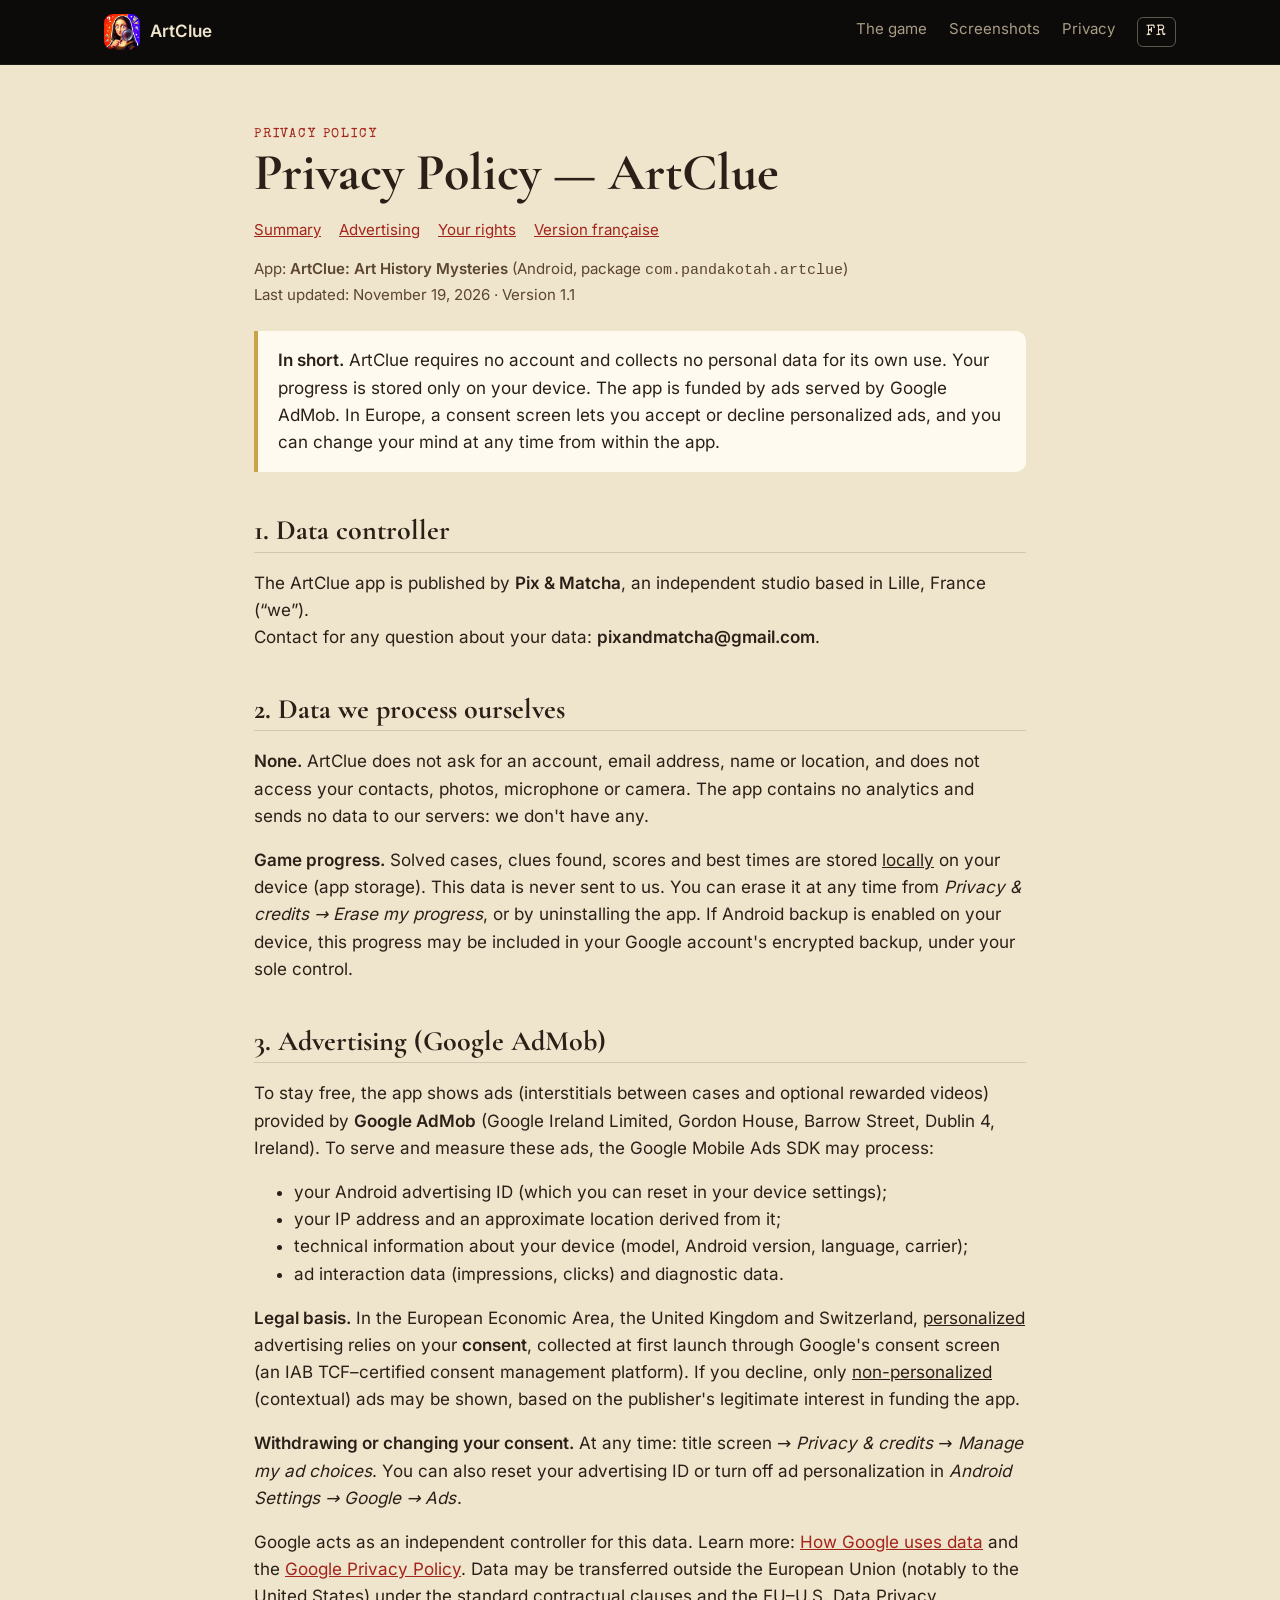
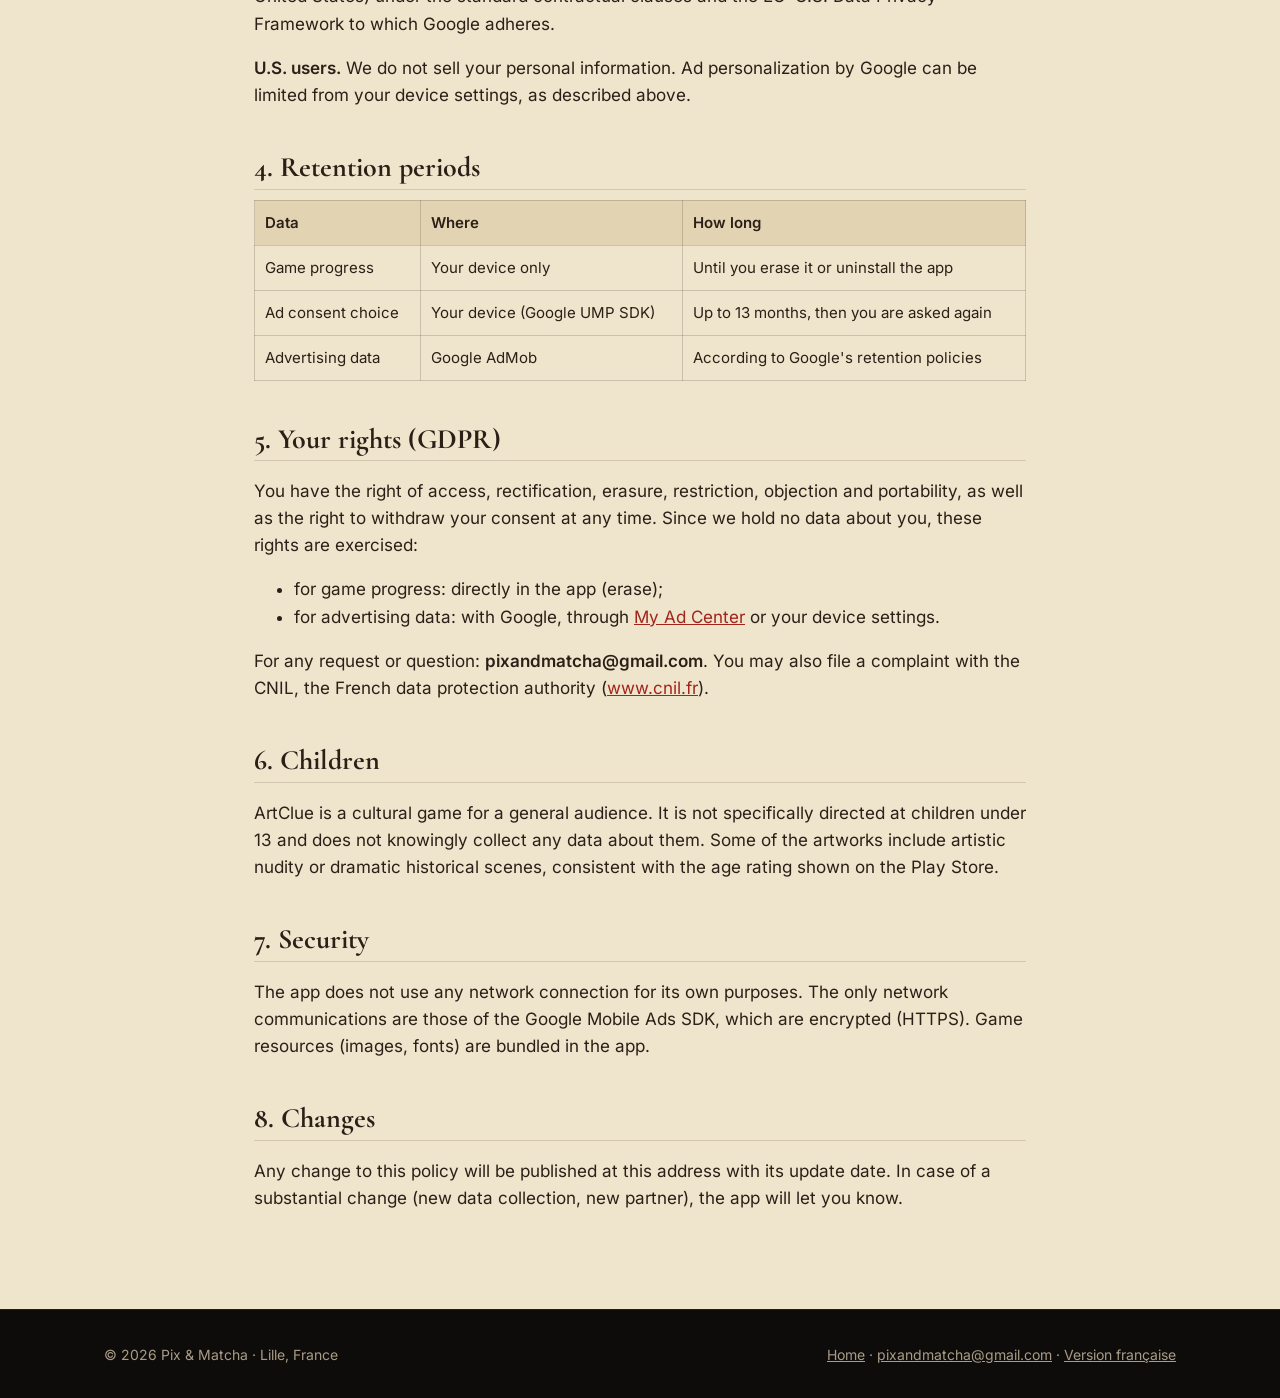
<file: artclue/en/privacy.html>
<!DOCTYPE html>
<html lang="en">
<head>
<meta charset="utf-8">
<meta name="viewport" content="width=device-width, initial-scale=1">
<title>Privacy Policy — ArtClue (Pix &amp; Matcha)</title>
<meta name="description" content="Privacy policy for the ArtClue: Art History Mysteries app, published by Pix & Matcha. Data processed, AdMob advertising, GDPR consent and your rights.">
<meta name="theme-color" content="#0e0c0a">
<meta name="robots" content="index,follow">
<link rel="icon" href="../favicon.png" type="image/png">
<link rel="canonical" href="https://pandakota59.github.io/pix-matcha/artclue/en/privacy.html">
<link rel="alternate" hreflang="fr" href="https://pandakota59.github.io/pix-matcha/artclue/privacy.html">
<link rel="alternate" hreflang="en" href="https://pandakota59.github.io/pix-matcha/artclue/en/privacy.html">
<link rel="stylesheet" href="../style.css">
</head>
<body>
<nav>
  <div class="wrap">
    <a class="brand" href="./"><img src="../icon.png" alt="">ArtClue</a>
    <div class="links"><a href="./#game">The game</a><a href="./#screenshots">Screenshots</a><a href="privacy.html">Privacy</a><a class="cta-small" href="../privacy.html" hreflang="fr" lang="fr" title="Version française">FR</a></div>
  </div>
</nav>
<main class="legal">
<div class="wrap">
<div class="type" style="color:#a3241b">Privacy policy</div>
<h1>Privacy Policy — ArtClue</h1>
<div class="toc"><a href="#summary">Summary</a><a href="#ads">Advertising</a><a href="#rights">Your rights</a><a href="../privacy.html" lang="fr">Version française</a></div>
<p class="meta">App: <b>ArtClue: Art History Mysteries</b> (Android, package <code>com.pandakotah.artclue</code>)<br>
Last updated: November 19, 2026 · Version 1.1</p>

<div class="box" id="summary"><b>In short.</b> ArtClue requires no account and collects no personal data for its own use. Your progress is stored only on your device. The app is funded by ads served by Google AdMob. In Europe, a consent screen lets you accept or decline personalized ads, and you can change your mind at any time from within the app.</div>

<h2>1. Data controller</h2>
<p>The ArtClue app is published by <b>Pix &amp; Matcha</b>, an independent studio based in Lille, France (“we”).<br>
Contact for any question about your data: <b>pixandmatcha@gmail.com</b>.</p>

<h2>2. Data we process ourselves</h2>
<p><b>None.</b> ArtClue does not ask for an account, email address, name or location, and does not access your contacts, photos, microphone or camera. The app contains no analytics and sends no data to our servers: we don't have any.</p>
<p><b>Game progress.</b> Solved cases, clues found, scores and best times are stored <u>locally</u> on your device (app storage). This data is never sent to us. You can erase it at any time from <i>Privacy &amp; credits → Erase my progress</i>, or by uninstalling the app. If Android backup is enabled on your device, this progress may be included in your Google account's encrypted backup, under your sole control.</p>

<h2 id="ads">3. Advertising (Google AdMob)</h2>
<p>To stay free, the app shows ads (interstitials between cases and optional rewarded videos) provided by <b>Google AdMob</b> (Google Ireland Limited, Gordon House, Barrow Street, Dublin 4, Ireland). To serve and measure these ads, the Google Mobile Ads SDK may process:</p>
<ul>
<li>your Android advertising ID (which you can reset in your device settings);</li>
<li>your IP address and an approximate location derived from it;</li>
<li>technical information about your device (model, Android version, language, carrier);</li>
<li>ad interaction data (impressions, clicks) and diagnostic data.</li>
</ul>
<p><b>Legal basis.</b> In the European Economic Area, the United Kingdom and Switzerland, <u>personalized</u> advertising relies on your <b>consent</b>, collected at first launch through Google's consent screen (an IAB TCF–certified consent management platform). If you decline, only <u>non-personalized</u> (contextual) ads may be shown, based on the publisher's legitimate interest in funding the app.</p>
<p><b>Withdrawing or changing your consent.</b> At any time: title screen → <i>Privacy &amp; credits</i> → <i>Manage my ad choices</i>. You can also reset your advertising ID or turn off ad personalization in <i>Android Settings → Google → Ads</i>.</p>
<p>Google acts as an independent controller for this data. Learn more: <a href="https://policies.google.com/technologies/partner-sites">How Google uses data</a> and the <a href="https://policies.google.com/privacy">Google Privacy Policy</a>. Data may be transferred outside the European Union (notably to the United States) under the standard contractual clauses and the EU–U.S. Data Privacy Framework to which Google adheres.</p>
<p><b>U.S. users.</b> We do not sell your personal information. Ad personalization by Google can be limited from your device settings, as described above.</p>

<h2>4. Retention periods</h2>
<table>
<tr><th>Data</th><th>Where</th><th>How long</th></tr>
<tr><td>Game progress</td><td>Your device only</td><td>Until you erase it or uninstall the app</td></tr>
<tr><td>Ad consent choice</td><td>Your device (Google UMP SDK)</td><td>Up to 13 months, then you are asked again</td></tr>
<tr><td>Advertising data</td><td>Google AdMob</td><td>According to Google's retention policies</td></tr>
</table>

<h2 id="rights">5. Your rights (GDPR)</h2>
<p>You have the right of access, rectification, erasure, restriction, objection and portability, as well as the right to withdraw your consent at any time. Since we hold no data about you, these rights are exercised:</p>
<ul>
<li>for game progress: directly in the app (erase);</li>
<li>for advertising data: with Google, through <a href="https://myadcenter.google.com/">My Ad Center</a> or your device settings.</li>
</ul>
<p>For any request or question: <b>pixandmatcha@gmail.com</b>. You may also file a complaint with the CNIL, the French data protection authority (<a href="https://www.cnil.fr">www.cnil.fr</a>).</p>

<h2>6. Children</h2>
<p>ArtClue is a cultural game for a general audience. It is not specifically directed at children under 13 and does not knowingly collect any data about them. Some of the artworks include artistic nudity or dramatic historical scenes, consistent with the age rating shown on the Play Store.</p>

<h2>7. Security</h2>
<p>The app does not use any network connection for its own purposes. The only network communications are those of the Google Mobile Ads SDK, which are encrypted (HTTPS). Game resources (images, fonts) are bundled in the app.</p>

<h2>8. Changes</h2>
<p>Any change to this policy will be published at this address with its update date. In case of a substantial change (new data collection, new partner), the app will let you know.</p>
</div>
</main>
<footer>
  <div class="wrap">
    <span>© 2026 Pix &amp; Matcha · Lille, France</span>
    <span><a href="./">Home</a> · <a href="mailto:pixandmatcha@gmail.com">pixandmatcha@gmail.com</a> · <a href="../privacy.html" lang="fr">Version française</a></span>
  </div>
</footer>
</body>
</html>
</file>
<file: artclue/style.css>
/* ArtClue — site vitrine. Polices embarquées : aucune requête vers un service tiers. */
@font-face{font-family:"Cormorant Garamond";font-weight:500;font-display:swap;src:url(fonts/cormorant-garamond-latin-500-normal.woff2) format("woff2")}
@font-face{font-family:"Cormorant Garamond";font-weight:500;font-style:italic;font-display:swap;src:url(fonts/cormorant-garamond-latin-500-italic.woff2) format("woff2")}
@font-face{font-family:"Cormorant Garamond";font-weight:700;font-display:swap;src:url(fonts/cormorant-garamond-latin-700-normal.woff2) format("woff2")}
@font-face{font-family:"Special Elite";font-display:swap;src:url(fonts/special-elite-latin-400-normal.woff2) format("woff2")}
@font-face{font-family:"Inter";font-weight:400;font-display:swap;src:url(fonts/inter-latin-400-normal.woff2) format("woff2")}
@font-face{font-family:"Inter";font-weight:600;font-display:swap;src:url(fonts/inter-latin-600-normal.woff2) format("woff2")}

:root{--ink:#0e0c0a;--ink2:#1a1612;--paper:#efe4cc;--sepia:#5b4630;--gold:#c9a24a;--red:#e8452c;--violet:#5a2fe0;--muted:#a99c86;--max:1120px}
*{box-sizing:border-box}
html{scroll-behavior:smooth}
body{margin:0;background:var(--ink);color:var(--paper);font:17px/1.6 Inter,system-ui,sans-serif;-webkit-font-smoothing:antialiased}
a{color:var(--gold)}
img{max-width:100%;display:block}
.wrap{max-width:var(--max);margin:0 auto;padding:0 24px}
.serif{font-family:"Cormorant Garamond",Georgia,serif}
.type{font-family:"Special Elite","Courier New",monospace;letter-spacing:.14em;text-transform:uppercase;font-size:13px}

/* nav */
nav{position:sticky;top:0;z-index:10;background:rgba(14,12,10,.85);backdrop-filter:blur(10px);border-bottom:1px solid rgba(239,228,204,.08)}
nav .wrap{display:flex;align-items:center;gap:14px;height:64px}
nav .brand{display:flex;align-items:center;gap:10px;text-decoration:none;color:var(--paper);font-weight:600;flex:1}
nav .brand img{width:36px;height:36px;border-radius:9px}
nav .links{display:flex;gap:22px;font-size:15px}
nav .links a{color:var(--muted);text-decoration:none}
nav .links a:hover{color:var(--paper)}
@media(max-width:700px){nav .links a:not(.cta-small){display:none}}

/* buttons */
.btn{display:inline-flex;align-items:center;gap:10px;padding:14px 22px;border-radius:12px;font-weight:600;text-decoration:none;font-size:16px;transition:transform .15s}
.btn:hover{transform:translateY(-2px)}
.btn.play{background:var(--paper);color:var(--ink)}
.btn.play small{display:block;font-size:11px;font-weight:400;opacity:.7;line-height:1}
.btn.ghost{border:1px solid rgba(239,228,204,.25);color:var(--paper)}
.soon{display:inline-block;background:var(--red);color:#fff;font-size:11px;font-weight:600;padding:2px 8px;border-radius:20px;margin-left:6px;vertical-align:middle}

/* hero */
.hero{position:relative;overflow:hidden;padding:80px 0 60px}
.hero::before{content:"";position:absolute;inset:-20% -10% auto -10%;height:120%;background:radial-gradient(circle at 20% 30%,rgba(232,69,44,.35),transparent 45%),radial-gradient(circle at 85% 20%,rgba(90,47,224,.4),transparent 45%);pointer-events:none}
.hero .wrap{position:relative;display:grid;grid-template-columns:1.1fr .9fr;gap:40px;align-items:center}
.hero h1{font-size:clamp(46px,7vw,84px);line-height:.95;margin:14px 0 18px;font-weight:700}
.hero h1 em{display:block;font-style:italic;font-weight:500;font-size:.48em;color:var(--gold);margin-top:10px}
.hero p.lead{font-size:20px;color:#d9ccb2;max-width:520px;margin:0 0 28px}
.hero .ctas{display:flex;flex-wrap:wrap;gap:12px}
.hero .icon{width:min(380px,90%);margin:0 auto;border-radius:22%;box-shadow:0 30px 80px rgba(0,0,0,.6),0 0 0 6px rgba(255,255,255,.06);transform:rotate(-3deg)}
.stats{display:flex;gap:34px;margin-top:36px;flex-wrap:wrap}
.stats b{display:block;font-family:"Cormorant Garamond";font-size:40px;color:var(--paper);line-height:1}
.stats span{color:var(--muted);font-size:14px}
@media(max-width:860px){.hero .wrap{grid-template-columns:1fr;text-align:center}.hero p.lead{margin-inline:auto}.hero .ctas,.stats{justify-content:center}.hero .icon{width:180px;order:-1}.stats{display:grid;grid-template-columns:repeat(2,1fr);gap:18px;max-width:320px;margin-inline:auto}.hero{padding:40px 0 30px}}

/* strip of paintings */
.strip{display:flex;gap:14px;overflow:hidden;padding:20px 0;mask-image:linear-gradient(90deg,transparent,#000 8%,#000 92%,transparent)}
.strip .track{display:flex;gap:14px;animation:slide 60s linear infinite}
.strip img{height:150px;width:auto;border:5px solid #fff;box-shadow:0 8px 20px rgba(0,0,0,.5)}
.strip img:nth-child(odd){transform:rotate(-2deg)}.strip img:nth-child(even){transform:rotate(2deg)}
@keyframes slide{to{transform:translateX(-50%)}}
@media(prefers-reduced-motion:reduce){.strip .track{animation:none}}

/* sections */
section{padding:80px 0}
.kicker{color:var(--red)}
h2{font-family:"Cormorant Garamond",Georgia,serif;font-size:clamp(34px,5vw,52px);line-height:1.05;margin:8px 0 16px}
.intro{color:#d9ccb2;max-width:640px;font-size:18px}

.features{display:grid;grid-template-columns:repeat(3,1fr);gap:22px;margin-top:40px}
.card{background:var(--ink2);border:1px solid rgba(239,228,204,.08);border-radius:18px;padding:26px}
.card .ico{font-size:30px}
.card h3{font-family:"Cormorant Garamond";font-size:26px;line-height:1.15;margin:10px 0 8px}
.card p{color:#cbbfa6;margin:0;font-size:15.5px}
@media(max-width:860px){.features{grid-template-columns:1fr}}

/* how it works */
.how{background:var(--paper);color:#2a2017}
.how .intro{color:var(--sepia)}
.steps{display:grid;grid-template-columns:repeat(3,1fr);gap:30px;margin-top:40px}
.step .n{font-family:"Special Elite";font-size:44px;color:var(--red)}
.step h3{font-family:"Cormorant Garamond";font-size:26px;margin:4px 0 6px}
.step p{margin:0;color:var(--sepia)}
@media(max-width:860px){.steps{grid-template-columns:1fr}}

/* screenshots */
.shots{display:flex;gap:18px;overflow-x:auto;scroll-snap-type:x mandatory;padding:30px 4px 20px;margin-top:20px}
.shots img{width:240px;flex:none;border-radius:22px;scroll-snap-align:center;box-shadow:0 18px 40px rgba(0,0,0,.5)}

/* seasons */
.seasons{display:grid;grid-template-columns:repeat(5,1fr);gap:14px;margin-top:36px}
.season{border:1px solid rgba(201,162,74,.35);border-radius:14px;padding:18px}
.season .type{color:var(--gold);font-size:11px}
.season h3{font-family:"Cormorant Garamond";font-size:24px;line-height:1.1;margin:6px 0 8px}
.season p{color:var(--muted);font-size:14px;margin:0}
@media(max-width:960px){.seasons{grid-template-columns:repeat(2,1fr)}}
@media(max-width:560px){.seasons{grid-template-columns:1fr}}

/* trust */
.trust{display:grid;grid-template-columns:repeat(3,1fr);gap:22px;margin-top:34px}
.trust div{border-left:3px solid var(--gold);padding:4px 0 4px 16px}
.trust b{display:block;font-size:17px}
.trust span{color:var(--muted);font-size:15px}
@media(max-width:860px){.trust{grid-template-columns:1fr}}

/* final CTA */
.final{text-align:center;padding:90px 0;background:radial-gradient(ellipse at 50% 0%,rgba(90,47,224,.35),transparent 60%)}
.final h2{margin-bottom:10px}
.final p{color:#d9ccb2;margin:0 auto 26px;max-width:520px}

footer{border-top:1px solid rgba(239,228,204,.08);padding:34px 0;color:var(--muted);font-size:14px}
footer .wrap{display:flex;flex-wrap:wrap;gap:16px;justify-content:space-between;align-items:center}
footer a{color:var(--muted)}

/* privacy page */
.legal{background:var(--paper);color:#2a2017;padding:60px 0 80px}
.legal .wrap{max-width:820px}
.legal h1{font-family:"Cormorant Garamond";font-size:clamp(36px,5vw,52px);line-height:1.05;margin:0 0 8px}
.legal h2{font-size:28px;margin:44px 0 10px;padding-bottom:6px;border-bottom:1px solid rgba(42,32,23,.15)}
.legal .meta{color:var(--sepia);font-size:15px}
.legal a{color:#a3241b}
.legal .box{background:#fffaf0;border-left:4px solid var(--gold);padding:16px 20px;margin:24px 0;border-radius:0 10px 10px 0}
.legal table{border-collapse:collapse;width:100%;font-size:15px;margin:10px 0}
.legal td,.legal th{border:1px solid rgba(42,32,23,.18);padding:10px;text-align:left;vertical-align:top}
.legal th{background:#e2d3b3}
.legal .toc{display:flex;flex-wrap:wrap;gap:8px 18px;font-size:15px;margin:18px 0 0}
.legal hr{border:0;border-top:2px dashed rgba(42,32,23,.2);margin:70px 0 50px}
nav .links a.cta-small{font-family:"Special Elite",monospace;letter-spacing:.08em;color:var(--paper);border:1px solid rgba(239,228,204,.35);border-radius:6px;padding:2px 8px}
</file>
